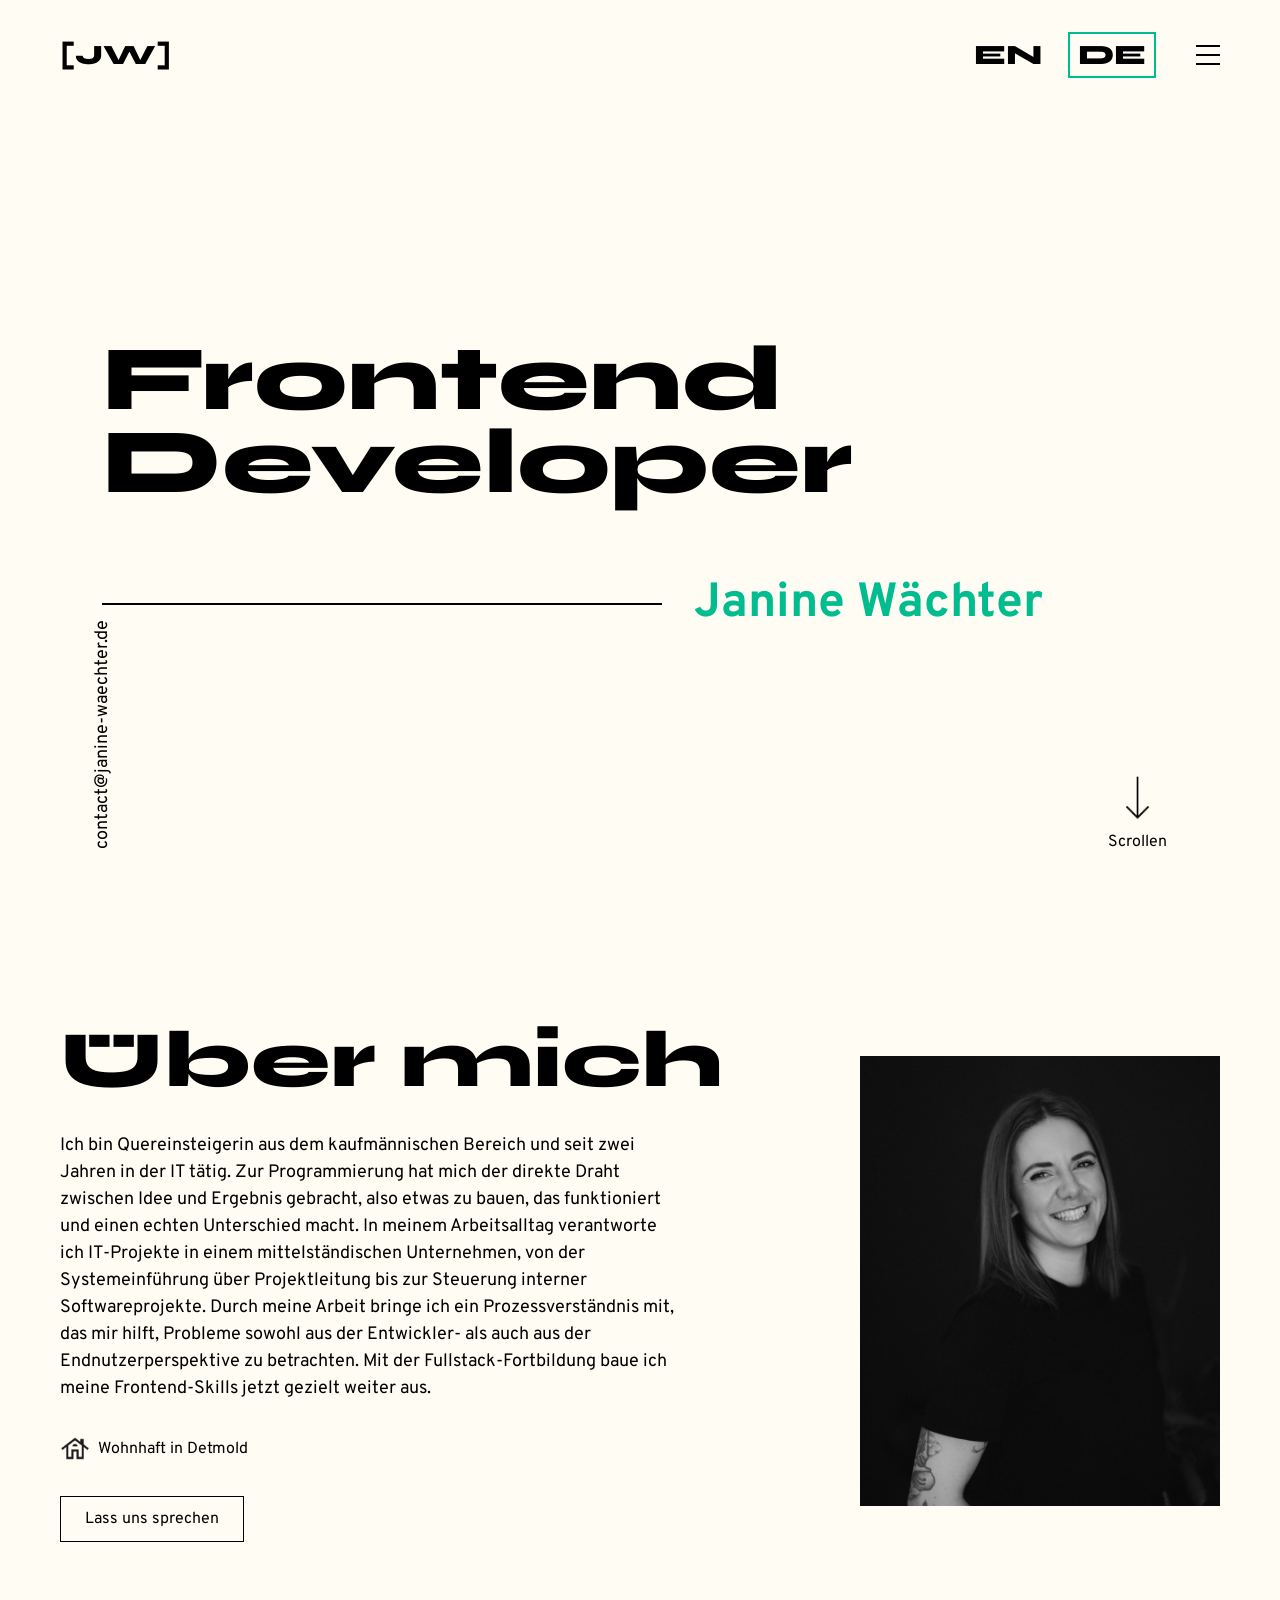
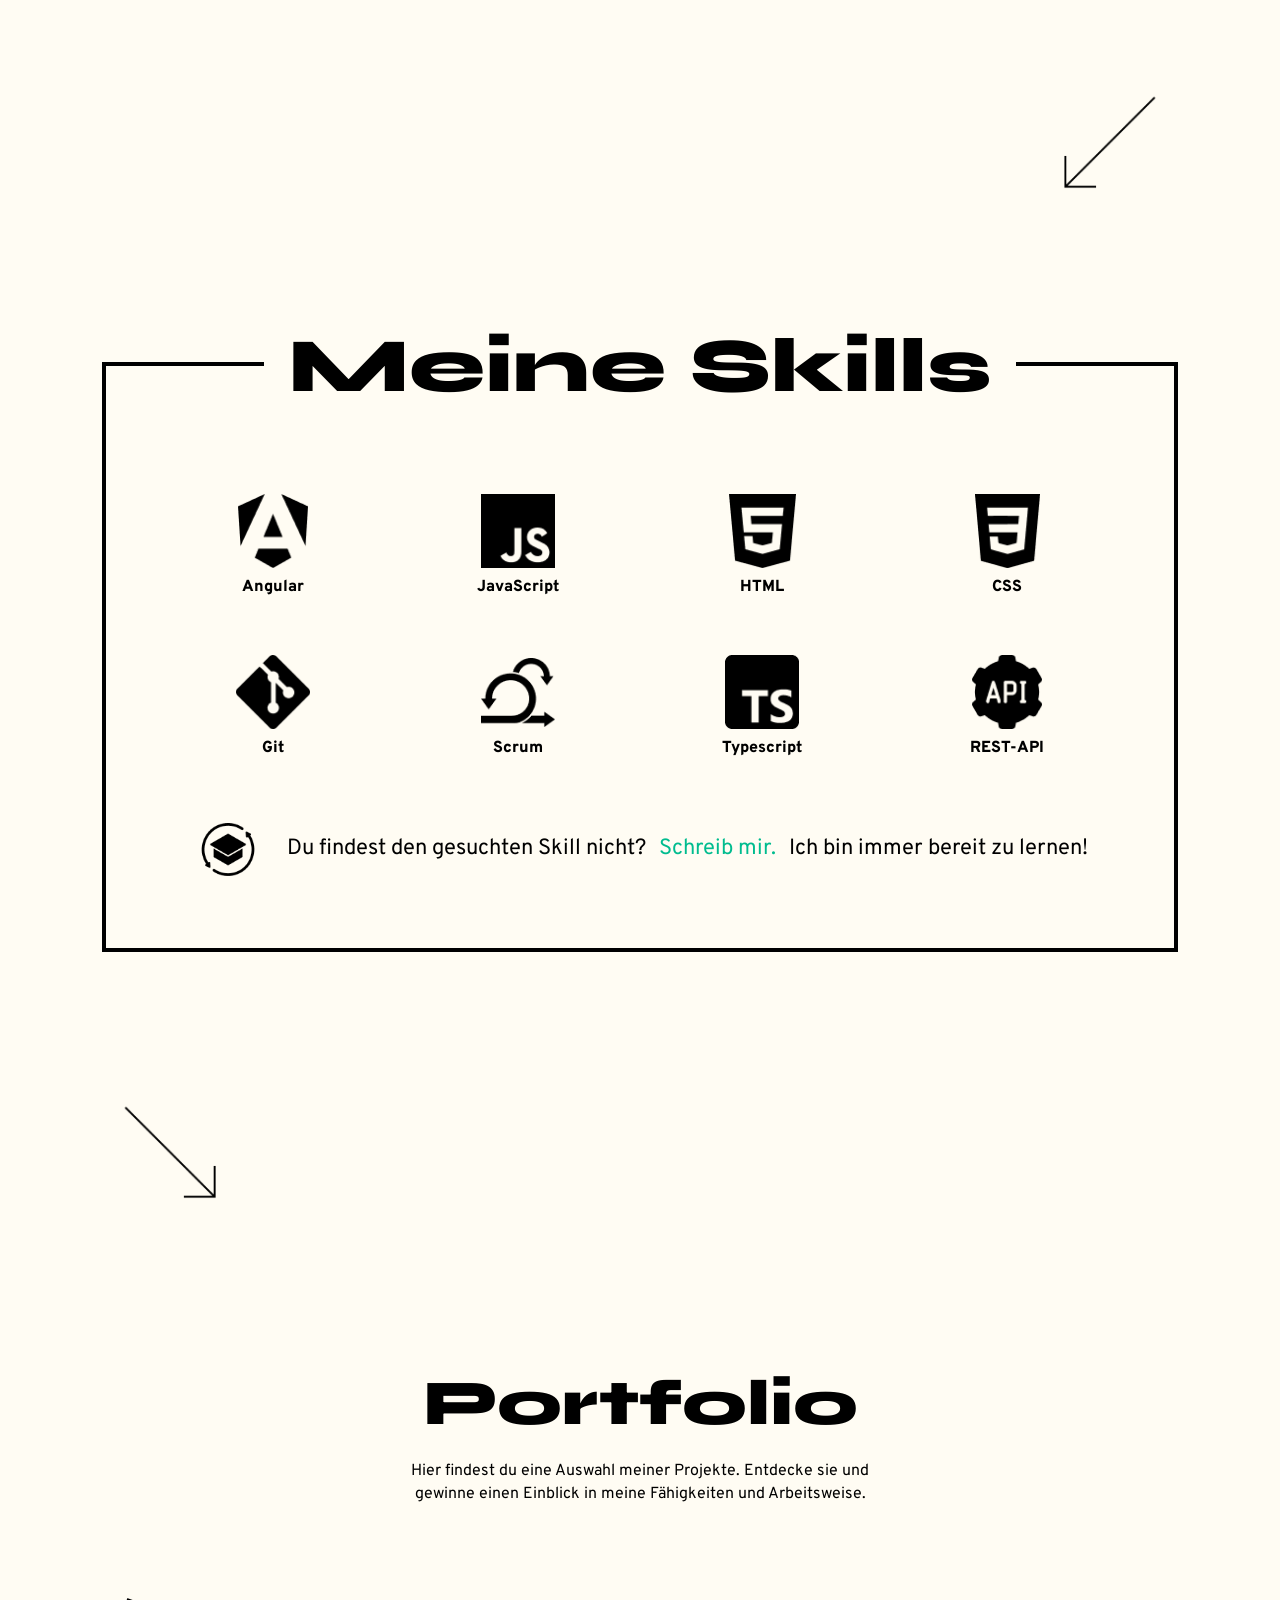
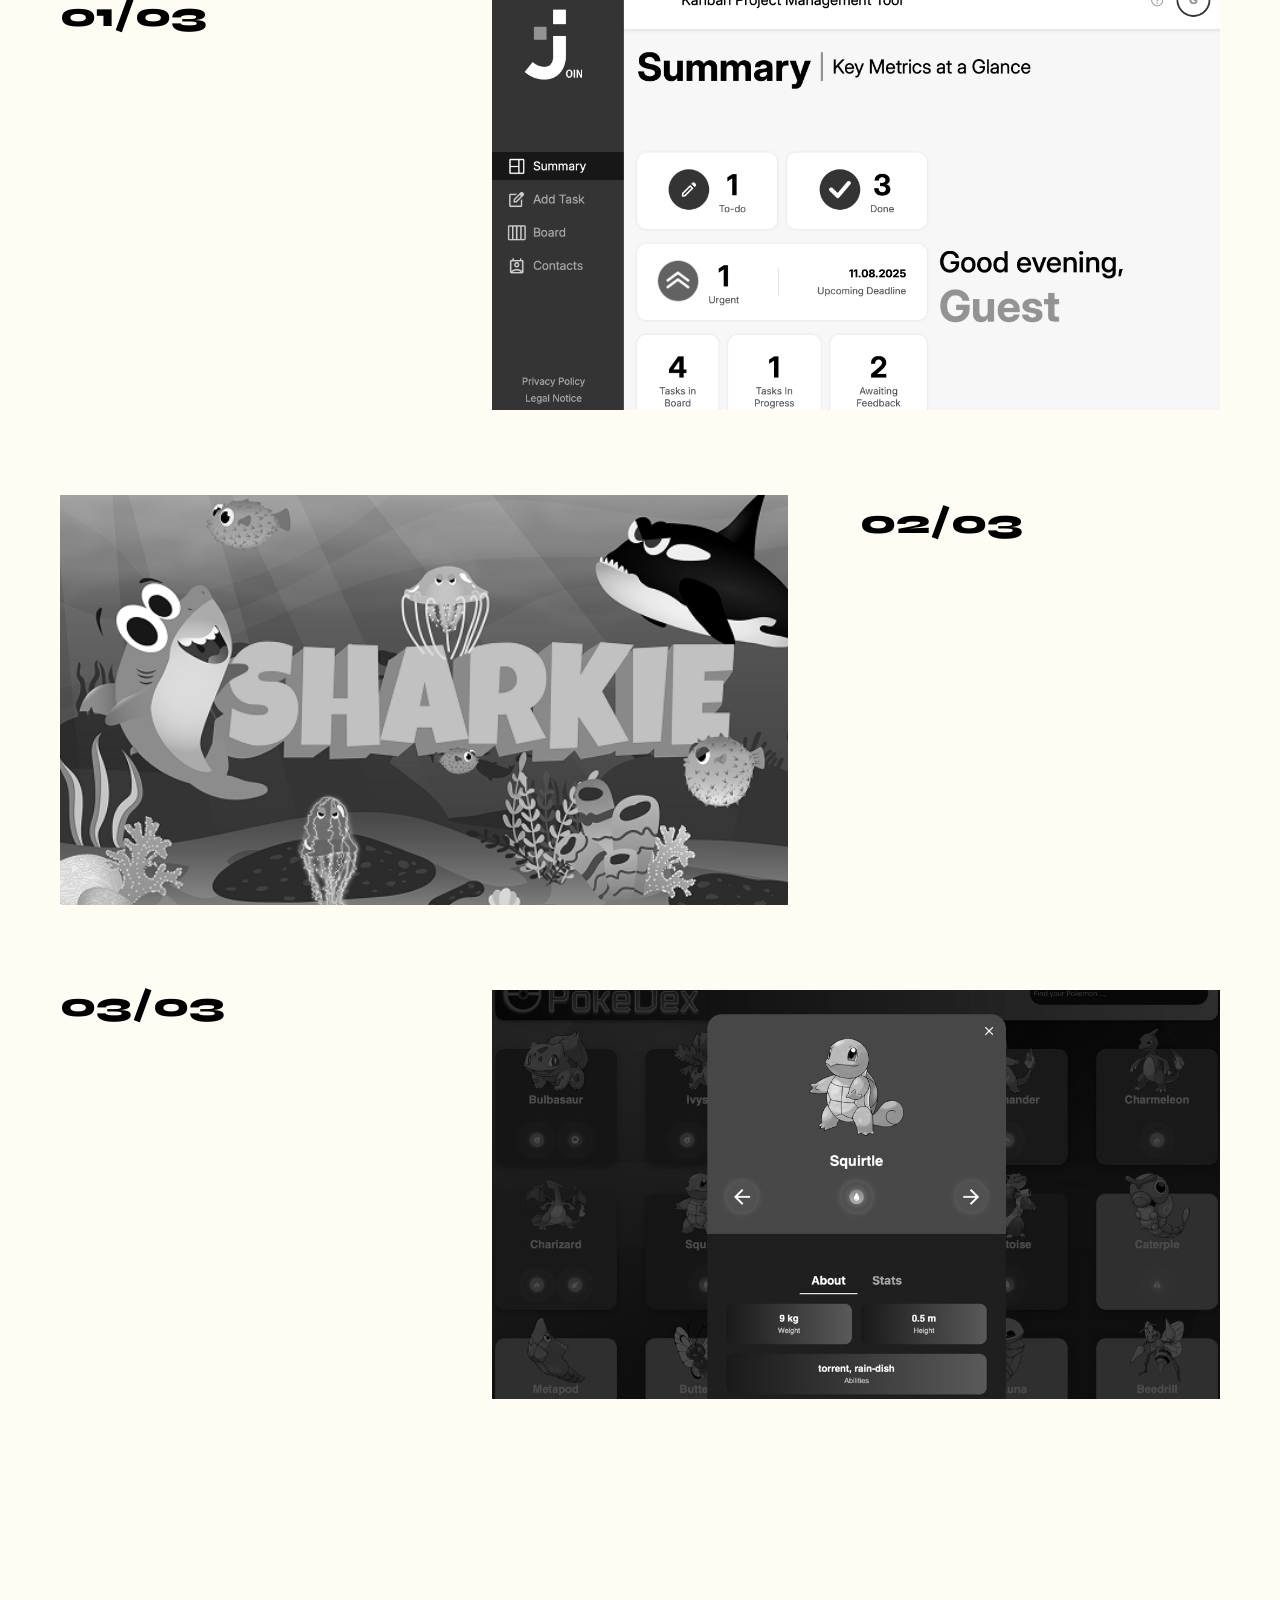
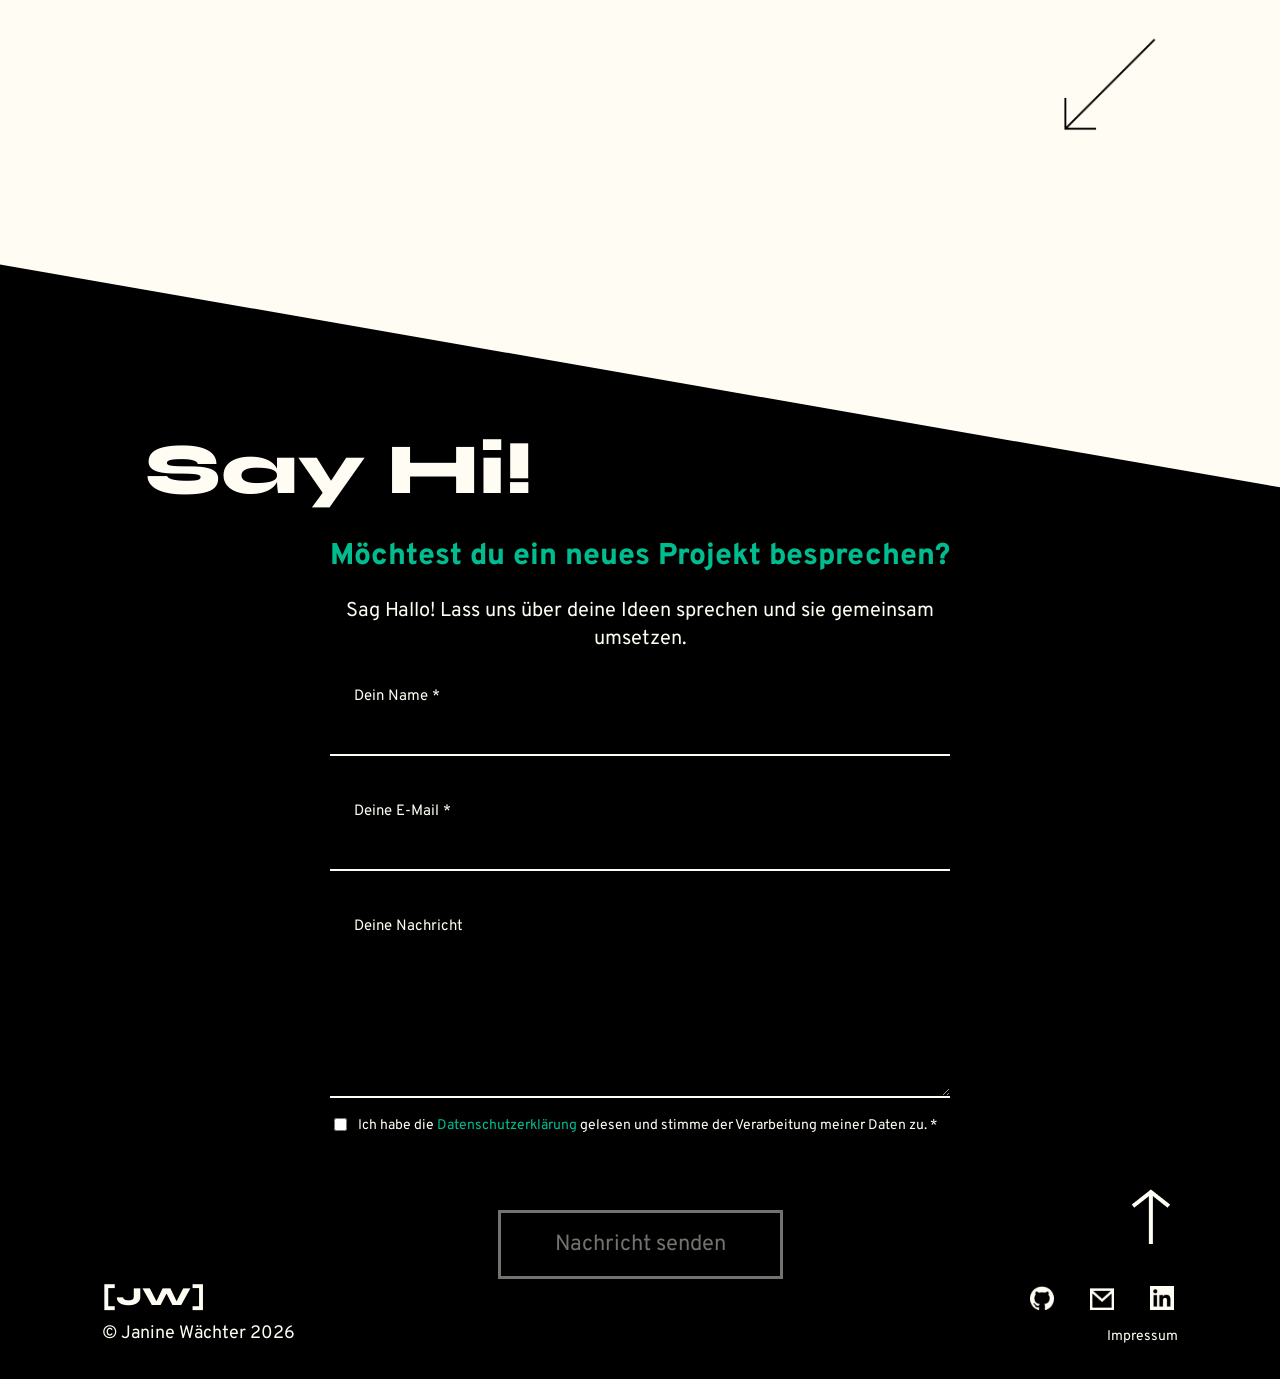
<file: index.html>
<!DOCTYPE html>
<html lang="de">
  <head>
    <meta charset="UTF-8" />
    <meta name="viewport" content="width=device-width, initial-scale=1.0" />
    <title>Janine Wächter | Frontend Developer</title>
    <link rel="stylesheet" href="./style/style.css"/>
    <link rel="icon" href="./assets/img/favicon.png" type="image/x-icon" />
    <link rel="stylesheet" href="https://unpkg.com/aos@next/dist/aos.css" />
  </head>

  <body>

    <header class="header-container">
        <a class="logo-link" href="#home">[JW]</a>
      
        <div class="header-right-container">
          <div class="header-language-container">
            <button class="header-language-button" type="button" data-language-button data-language="en">
              EN
            </button>
            <button class="header-language-button active-language" type="button" data-language-button data-language="de">
              DE
            </button>
          </div>
      
          <button class="burger-menu-button" type="button" onclick="openMenu()">
            <img
              class="burger-menu-icon"
              src="./assets/img/12. burger menu S3.png"
              alt="Menü öffnen"
            />
          </button>
        </div>
      </header>


      <div class="menu-overlay" id="menuOverlay">
        <div class="menu-header-container">
          <a class="logo-link" href="#home" onclick="closeMenu()">[JW]</a>
      
          <div class="menu-header-right-container">
            <div class="menu-language-container">
              <button class="menu-language-button" type="button" data-language-button data-language="en">
                EN
              </button>
              <button class="menu-language-button active-language" type="button" data-language-button data-language="de">
                DE
              </button>
            </div>
      
            <button class="close-menu-button" type="button" onclick="closeMenu()">×</button>
          </div>
        </div>
      
        <nav class="menu-links-container">
          <a class="menu-big-link" href="#about-me" onclick="closeMenu()" data-i18n="menuAbout">
            Über mich
          </a>
          
          <a class="menu-big-link" href="#skills" onclick="closeMenu()" data-i18n="menuSkills">
            Meine Skills
          </a>
          
          <a class="menu-big-link" href="#portfolio" onclick="closeMenu()" data-i18n="menuPortfolio">
            Portfolio
          </a>
        </nav>
      
        <div class="menu-contact-section">
          <div class="menu-contact-text-container">
            <h2 class="menu-contact-title">Say Hi!</h2>
            <a class="menu-email-link" href="mailto:contact@janine-waechter.de">
              contact@janine-waechter.de
            </a>
          </div>
      
          <div class="menu-social-links-container">
            <a class="menu-social-link" href="https://github.com/janinewchtr" aria-label="GitHub" target="_blank"
            rel="noreferrer">
              <img class="menu-social-icon" src="./assets/img/github.png" alt="github-picture"/>
            </a>
            <a class="menu-social-link" href="mailto:contact@janine-waechter.de" aria-label="E-Mail">
              <img class="menu-social-icon" src="./assets/img/5. Email button s3.png" alt="Mail"/>
            </a>
            <a class="menu-social-link" href="https://www.linkedin.com/in/janine-wächter-b10b35243/" aria-label="LinkedIn" target="_blank"
            rel="noreferrer">
              <img class="menu-social-icon" src="./assets/img/6. Linkedin button s3.png" alt="Linkedin"/>
            </a>
          </div>
        </div>
      </div>

    <main id="home">
      <section class="hero-section" id="hero">
        <div class="hero-text-container">
          <h1 class="hero-main-title" data-i18n-html="heroTitle">
            Frontend<br />
            Developer
          </h1>

          <div class="hero-line-and-name-container">
            <div class="hero-title-line"></div>
            <p class="hero-name-text">Janine Wächter</p>
          </div>
        </div>

        <a class="side-email-link" href="mailto:contact@janine-waechter.de">
          contact@janine-waechter.de
        </a>

        <a class="scroll-down-link" href="#about-me">
            <img class="scroll-down-arrow-image" src="./assets/img/15. arrow.png" alt="Pfeil nach unten"/>
            <span class="scroll-text" data-i18n-html="scrollDownText">Scrollen</span>
          </a>
      </section>

      <section class="about-me-section" id="about-me">
        <div class="about-me-text-container" data-aos="fade-up">
          <h2 class="section-title" data-i18n="aboutTitle">Über mich</h2>

          <p class="normal-text" data-i18n="aboutText">
            Ich bin Quereinsteigerin aus dem kaufmännischen Bereich und seit zwei Jahren in der IT tätig. 
            Zur Programmierung hat mich der direkte Draht zwischen Idee und Ergebnis gebracht, also etwas zu bauen, 
            das funktioniert und einen echten Unterschied macht. In meinem Arbeitsalltag verantworte ich IT-Projekte in einem 
            mittelständischen Unternehmen, von der Systemeinführung über Projektleitung bis zur Steuerung interner Softwareprojekte. 
            Durch meine Arbeit bringe ich ein Prozessverständnis mit, das mir hilft, Probleme sowohl aus der Entwickler- als auch aus der Endnutzerperspektive zu betrachten.
            Mit der Fullstack-Fortbildung baue ich meine Frontend-Skills jetzt gezielt weiter aus.
          </p>

          <div class="short-info-container">
            <div class="short-info-line">
              <img class="short-info-icon" src="./assets/img/house.png" alt="Haus-icon"/>
              <p class="short-info-text" data-i18n="aboutLocation">Wohnhaft in Detmold</p>
            </div>
          </div>

          <a class="small-button" href="#contact" data-i18n="aboutButton">Lass uns sprechen</a>
        </div>

        <div class="portrait-image-container" data-aos="fade-up">
          <img
            class="portrait-image"
            src="./assets/img/1C9A1711_resized.jpg"
            alt="Portrait von Janine Wächter"
          />
        </div>
      </section>


      <a class="section-scroll-arrow section-scroll-arrow-right" href="#skills" aria-label="Zu den Skills scrollen">
        <img src="./assets/img/arrowleft.png" alt="" />
      </a>

      <section class="skills-section" id="skills">
      
        <div class="skills-box" data-aos="fade-up">
          <h2 class="skills-title" data-i18n="skillsTitle">Meine Skills</h2>
      
          <div class="skills-icons-container">
            <div class="single-skill-container">
              <img class="skill-icon" src="./assets/img/angular1.png" alt="" />
              <p class="skill-name">Angular</p>
            </div>
      
            <div class="single-skill-container">
              <img class="skill-icon" src="./assets/img/javascript1.png" alt="" />
              <p class="skill-name">JavaScript</p>
            </div>
      
            <div class="single-skill-container">
              <img class="skill-icon" src="./assets/img/html1.png" alt="" />
              <p class="skill-name">HTML</p>
            </div>
      
            <div class="single-skill-container">
              <img class="skill-icon" src="./assets/img/css1.png" alt="" />
              <p class="skill-name">CSS</p>
            </div>
      
            <div class="single-skill-container">
              <img class="skill-icon" src="./assets/img/git1.png" alt="" />
              <p class="skill-name">Git</p>
            </div>

            <div class="single-skill-container">
                <img class="skill-icon" src="./assets/img/scrum1.png" alt="" />
                <p class="skill-name">Scrum</p>
              </div>

            <div class="single-skill-container">
               <img class="skill-icon" src="./assets/img/typescript 1.png" alt="" />
               <p class="skill-name">Typescript</p>
             </div>
      
            <div class="single-skill-container">
              <img class="skill-icon" src="./assets/img/api1.png" alt="" />
              <p class="skill-name">REST-API</p>
            </div>
          </div>
      
          <div class="skills-contact-container">
            <img class="skills-learn-icon" src="./assets/img/learn.png" alt="" />
      
            <p class="skills-contact-text" data-i18n-html="skillsContactText">
              Du findest den gesuchten Skill nicht?
              <a class="skills-contact-link" href="#contact">Schreib mir.</a>
              Ich bin immer bereit zu lernen!
            </p>
          </div>
        </div>
      </section>

      <a class="section-scroll-arrow section-scroll-arrow-left" href="#portfolio" aria-label="Zum Portfolio scrollen">
        <img src="./assets/img/arrowright.png" alt="" />
      </a>

    </main>

    <section class="portfolio-section" id="portfolio">
      <div class="portfolio-headline-container" data-aos="fade-up">
        <h2 class="portfolio-title" data-i18n="portfolioTitle">Portfolio</h2>
        <p class="portfolio-intro-text" data-i18n="portfolioIntro">
          Hier findest du eine Auswahl meiner Projekte. Entdecke sie und gewinne einen Einblick in meine Fähigkeiten und Arbeitsweise.
        </p>
      </div>
    
      <article class="portfolio-project-card" data-aos="fade-up">
        <div class="portfolio-project-info-container">
          <p class="portfolio-project-number">01/03</p>
      
          <div class="portfolio-project-hover-info">
            <h3 class="portfolio-project-title">Join</h3>
            <p class="portfolio-project-tech">JavaScript | HTML | CSS</p>
            <p class="portfolio-project-description" data-i18n="joinDescription">
              Ein Kanban-Projektmanagement-Tool zum Erstellen, Verwalten und Organisieren von Aufgaben.
            </p>
      
            <div class="portfolio-project-links">
              <a class="portfolio-project-button" href="https://join.janine-waechter.de" target="_blank">Live-Test</a>
              <a class="portfolio-project-button" href="https://github.com/janinewchtr/Join" target="_blank">GitHub</a>
            </div>
          </div>
        </div>
      
        <div class="portfolio-image-wrapper" target="_blank">
          <img
            class="portfolio-project-image"
            src="./assets/img/join.png"
            alt="Screenshot vom Projekt Join"
          />
          <img
          class="portfolio-hover-arrow"
          src="./assets/img/arrowup.png"
          alt=""
        />
        </div>
      </article>
    
      <article class="portfolio-project-card portfolio-project-card-right" data-aos="fade-up">
        <div class="portfolio-project-info-container">
          <p class="portfolio-project-number">02/03</p>
      
          <div class="portfolio-project-hover-info">
            <h3 class="portfolio-project-title">Sharkie</h3>
            <p class="portfolio-project-tech">JavaScript | HTML | CSS</p>
            <p class="portfolio-project-description" data-i18n="sharkieDescription">
              Ein Jump-and-Run-Spiel, bei dem Sharkie Münzen sammelt und gegen Gegner kämpft.
            </p>
      
            <div class="portfolio-project-links">
              <a class="portfolio-project-button" href="https://sharkie.janine-waechter.de" target="_blank">Live-Test</a>
              <a class="portfolio-project-button" href="https://github.com/janinewchtr/sharkie" target="_blank">GitHub</a>
            </div>
          </div>
        </div>
      
        <div class="portfolio-image-wrapper" target="_blank">
          <img
            class="portfolio-project-image"
            src="./assets/img/sharkie.jpg"
            alt="Screenshot vom Projekt Sharkie"
          />
          <img
          class="portfolio-hover-arrow"
          src="./assets/img/arrowup.png"
          alt=""
        />
        </div>
      </article>
      
      <article class="portfolio-project-card" data-aos="fade-up">
        <div class="portfolio-project-info-container">
          <p class="portfolio-project-number">03/03</p>
      
          <div class="portfolio-project-hover-info">
            <h3 class="portfolio-project-title">Pokedex</h3>
            <p class="portfolio-project-tech">JavaScript | API | HTML | CSS</p>
            <p class="portfolio-project-description" data-i18n="pokedexDescription">
              Eine Pokémon-App mit API-Anbindung, Suchfunktion und Detailansicht einzelner Pokémon.
            </p>
      
            <div class="portfolio-project-links">
              <a class="portfolio-project-button" href="https://pokedex.janine-waechter.de" target="_blank">Live-Test</a>
              <a class="portfolio-project-button" href="https://github.com/janinewchtr/PokeDex" target="_blank">GitHub</a>
            </div>
          </div>
        </div>
      
        <div class="portfolio-image-wrapper" target="_blank">
          <img
            class="portfolio-project-image"
            src="./assets/img/pokedex.jpg"
            alt="Screenshot vom Projekt Pokedex"
          />
          <img
          class="portfolio-hover-arrow"
          src="./assets/img/arrowup.png"
          alt=""
        />
        </div>
      </article>
    </section>
    <a class="section-scroll-arrow section-scroll-arrow-right" href="#contact" aria-label="Zum Kontaktformular scrollen">
      <img src="./assets/img/arrowleft.png" alt="" />
    </a>


    <section class="contact-section" id="contact" data-aos="fade-up">
      <img
        class="contact-arrow-top"
        src="./assets/img/7. arrow-up.png"
        alt=""
      />
    
      <div class="contact-content-container">
        <h2 class="contact-main-title">Say Hi!</h2>
    
        <div class="contact-form-container">
          <h3 class="contact-question-title" data-i18n="contactQuestion">
            Möchtest du ein neues Projekt besprechen?
          </h3>
    
          <p class="contact-intro-text" data-i18n="contactIntro">
            Sag Hallo! Lass uns über deine Ideen sprechen und sie gemeinsam umsetzen.
          </p>
    
          <form class="contact-form" id="contactForm" novalidate>
            <label class="contact-label" for="contact-name" data-i18n="contactName">Dein Name *</label>
            <input
              class="contact-input"
              id="contact-name"
              name="name"
              type="text"
              autocomplete="name"
              required
            />
            <p class="contact-error-text" id="nameError"></p>
          
            <label class="contact-label" for="contact-email" data-i18n="contactEmail">Deine E-Mail *</label>
            <input
              class="contact-input"
              id="contact-email"
              name="email"
              type="email"
              autocomplete="email"
              required
            />
            <p class="contact-error-text" id="emailError"></p>
          
            <label class="contact-label" for="contact-message" data-i18n="contactMessage">Deine Nachricht</label>
            <textarea
              class="contact-input contact-textarea"
              id="contact-message"
              name="message"
            ></textarea>
          
            <label class="contact-privacy-container" for="contact-privacy">
              <input
              class="contact-checkbox"
              id="contact-privacy"
              name="privacy"
              type="checkbox"
            />
              <span data-i18n-html="contactPrivacy">
                Ich habe die
                <a class="contact-privacy-link" href="./datenschutz.html">Datenschutzerklärung</a>
                gelesen und stimme der Verarbeitung meiner Daten zu. *
              </span>
            </label>
            <p class="contact-error-text" id="privacyError"></p>
          
            <button class="contact-submit-button contact-submit-button-is-disabled" id="contactSubmitButton" type="submit" data-i18n="contactButton">
              Nachricht senden
            </button>
          
            <p class="contact-status-text" id="contactStatusText"></p>
          </form>
        </div>
    
        <a class="contact-scroll-top-link" href="#home" aria-label="Nach oben scrollen">
          <img
            class="contact-scroll-top-icon"
            src="./assets/img/7. arrow-up.png"
            alt="pfeil-oben"
          />
        </a>
    
        <footer class="contact-footer-container">
          <div class="contact-footer-left">
            <a class="contact-footer-email" href="mailto:contact@janine-waechter.de">
              contact@janine-waechter.de
            </a>
            <a class="contact-logo-link" href="#home">[JW]</a>
            <p class="contact-copyright-text">© Janine Wächter 2026</p>
          </div>
    
          <div class="contact-footer-right">
            <div class="contact-social-links-container">
              <a class="contact-social-link" href="https://github.com/janinewchtr" aria-label="GitHub" target="_blank"
              rel="noreferrer">
                <img class="contact-social-icon" src="./assets/img/github.png" alt="" />
              </a>
    
              <a
                class="contact-social-link"
                href="mailto:contact@janine-waechter.de"
                aria-label="E-Mail"
              >
                <img class="contact-social-icon" src="./assets/img/5. Email button s3.png" alt="" />
              </a>
    
              <a class="contact-social-link" href="https://linkedin.com/in/janine-wächter-b10b35243" aria-label="LinkedIn" target="_blank"
              rel="noreferrer">
                <img
                  class="contact-social-icon"
                  src="./assets/img/6. Linkedin button s3.png"
                  alt=""
                />
              </a>
            </div>
    
            <a class="contact-legal-link" href="./impressum.html" data-i18n="legalNotice">
              Impressum
            </a>
          </div>
        </footer>
      </div>
    </section>
    <script src="https://unpkg.com/aos@next/dist/aos.js"></script>
    <script src="./scripts/translation.js"></script>
    <script src="script.js"></script>
  </body>
</html>
</file>
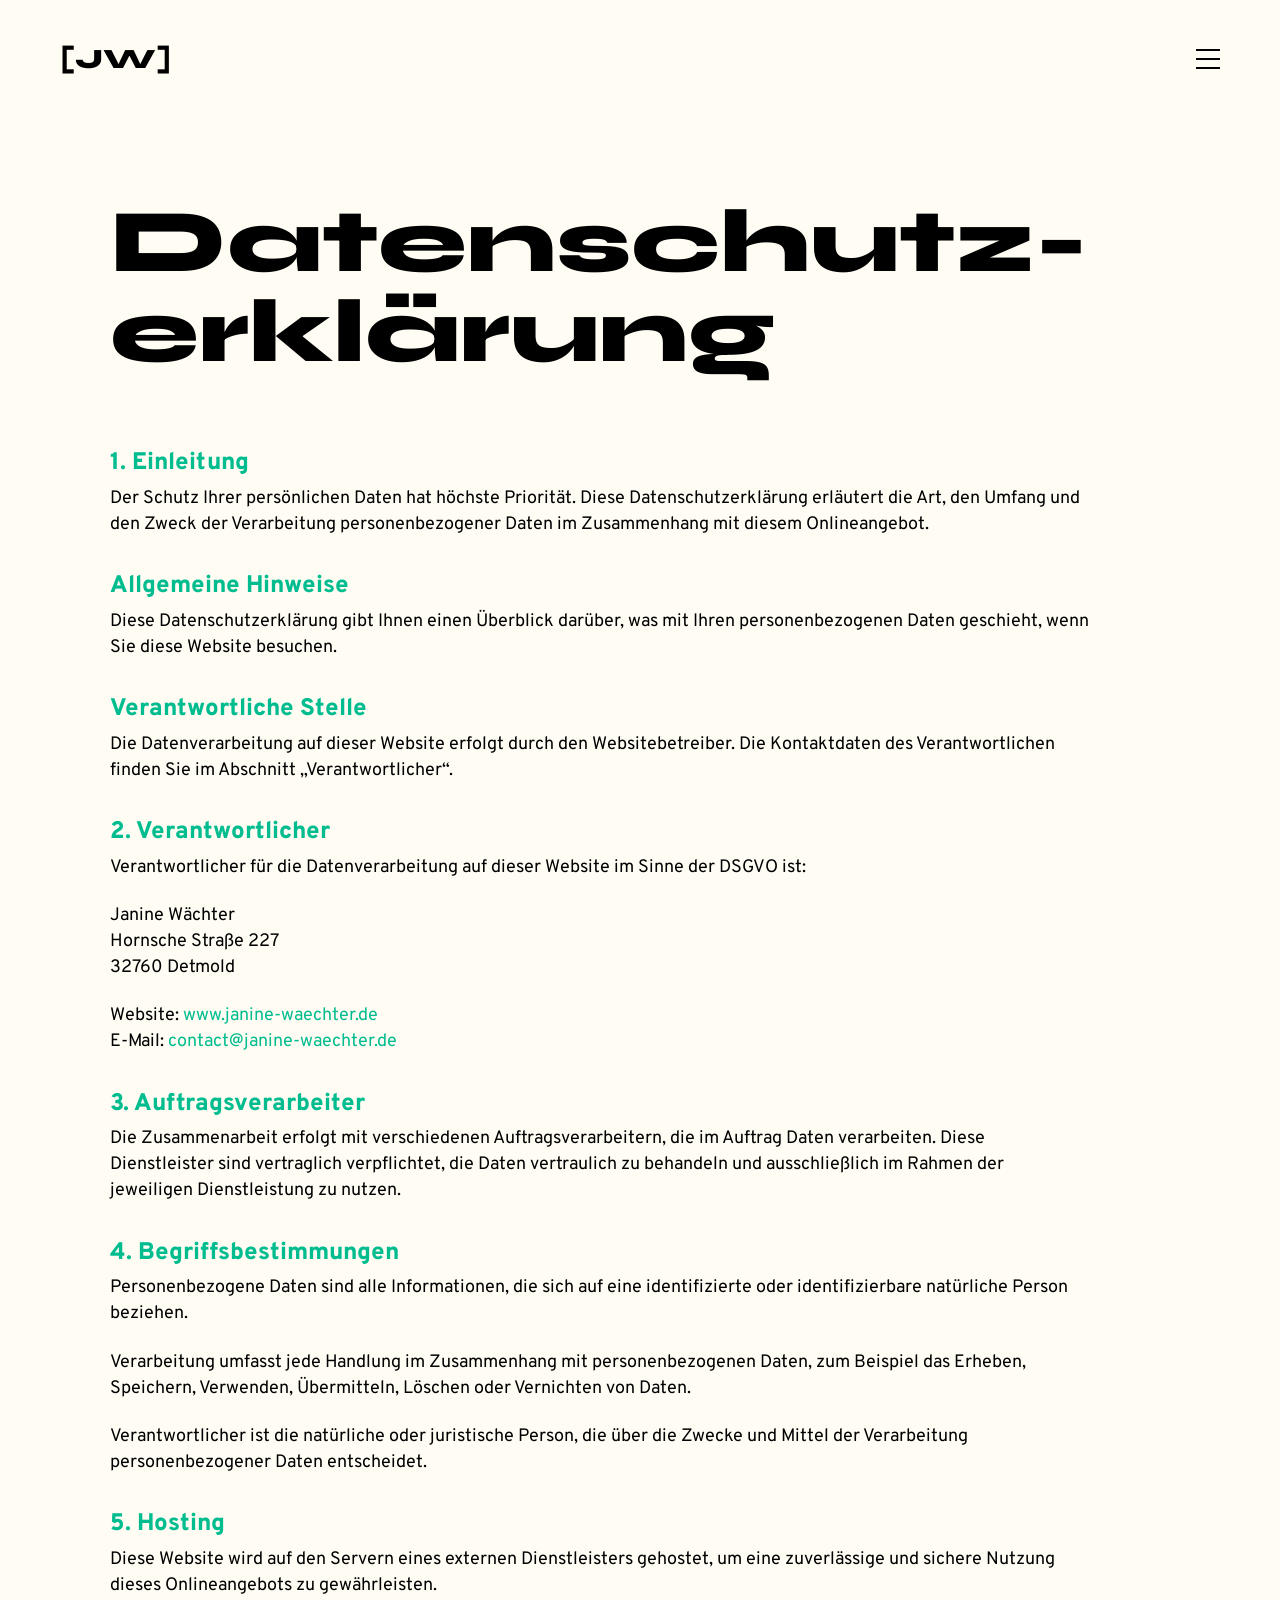
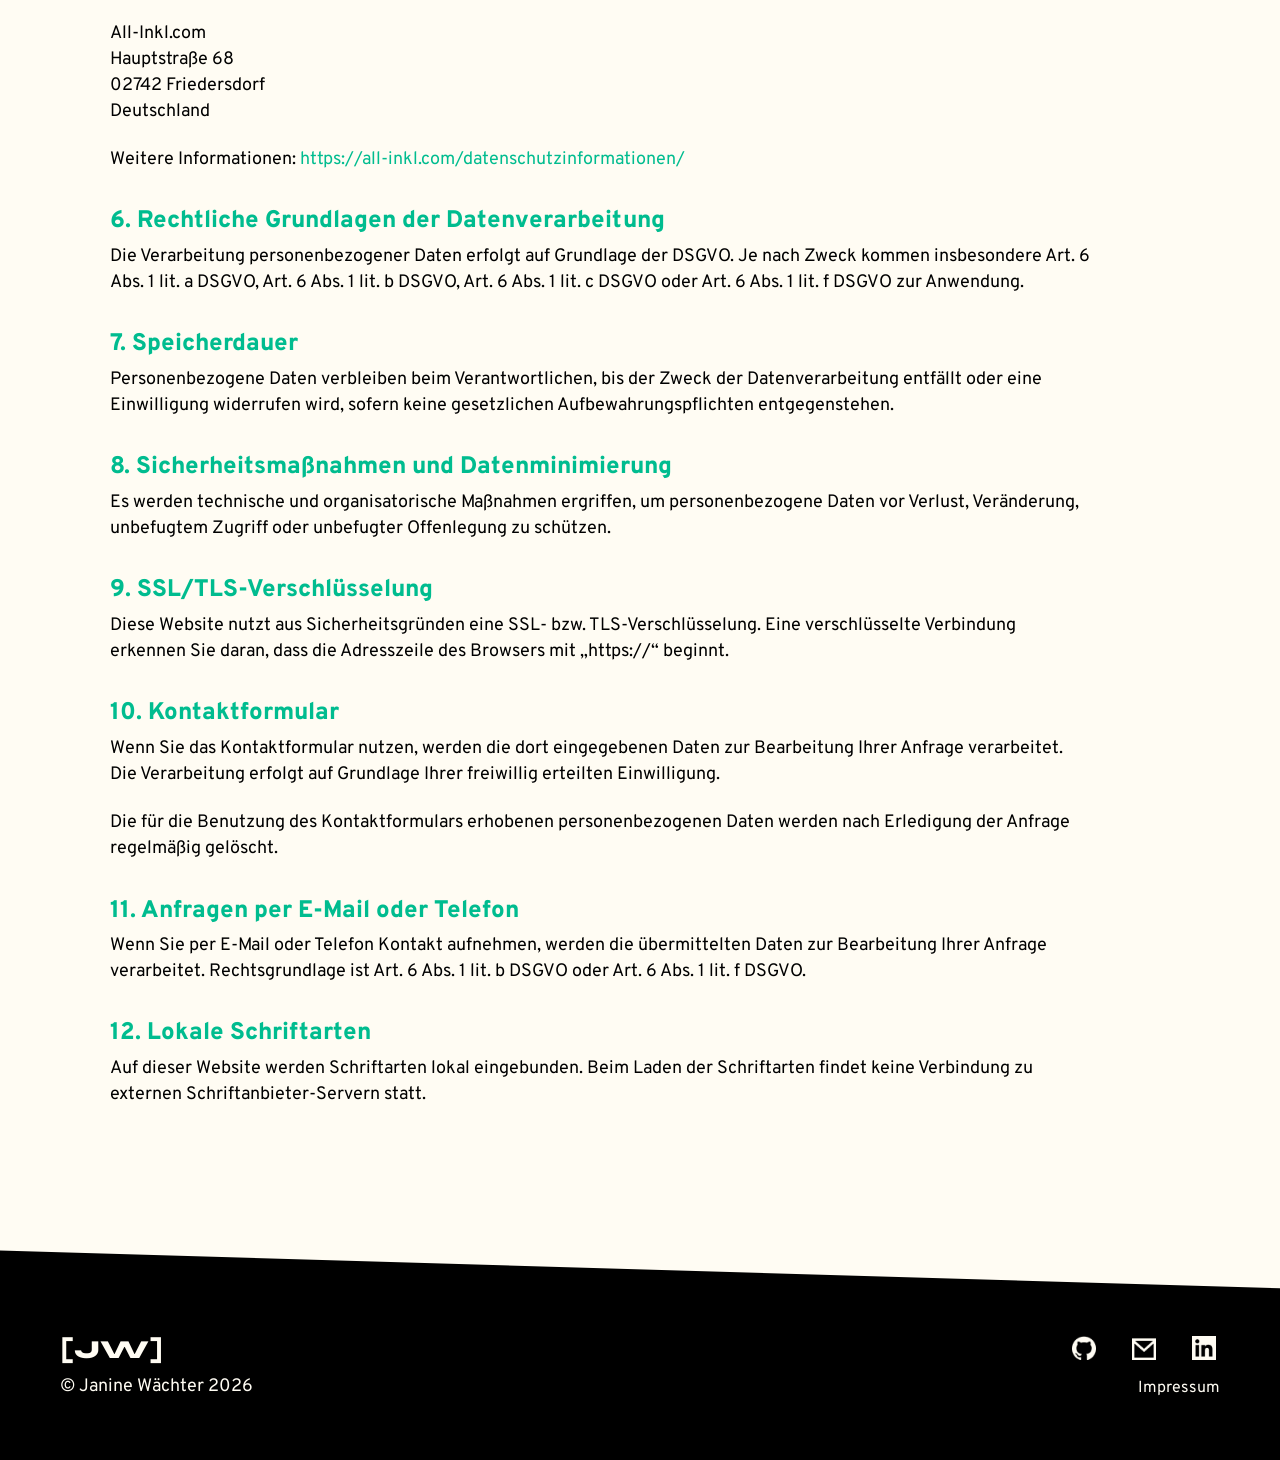
<file: datenschutz.html>
<!DOCTYPE html>
<html lang="de">
  <head>
    <meta charset="UTF-8" />
    <meta name="viewport" content="width=device-width, initial-scale=1.0" />
    <meta name="description" content="Datenschutzerklärung von Janine Wächter." />
    <title>Datenschutzerklärung | Janine Wächter</title>
    <link rel="stylesheet" href="./style/style.css"/>
    <link rel="icon" href="./assets/img/favicon.png" type="image/x-icon" />
    <link rel="stylesheet" href="https://unpkg.com/aos@next/dist/aos.css" />
  </head>

  <body>
    
    <header class="legal-header-container">
      <a class="logo-link" href="./index.html#home">[JW]</a>

      <button class="burger-menu-button" type="button" onclick="openMenu()">
        <img
          class="burger-menu-icon"
          src="./assets/img/12. burger menu S3.png"
          alt="Menü öffnen"
        />
      </button>
    </header>

    <div class="menu-overlay" id="menuOverlay">
        <div class="menu-top-container">
          <a class="logo-link" href="./index.html#home" onclick="closeMenu()">[JW]</a>
  
          <div class="menu-top-right-container">
            <div class="language-switch-container">
                <button class="menu-language-button" type="button" data-language-button data-language="en">
                    EN
                  </button>
                  <button class="menu-language-button active-language" type="button" data-language-button data-language="de">
                    DE
                  </button>
            </div>
  
            <button class="close-menu-button" type="button" onclick="closeMenu()">×</button>
          </div>
        </div>
  
        <nav class="menu-links-container">
            <a class="menu-big-link" href="./index.html#about-me" onclick="closeMenu()" data-i18n="menuAbout">
                Über mich
              </a>
              
              <a class="menu-big-link" href="./index.html#skills" onclick="closeMenu()" data-i18n="menuSkills">
                Meine Skills
              </a>
              
              <a class="menu-big-link" href="./index.html#portfolio" onclick="closeMenu()" data-i18n="menuPortfolio">
                Portfolio
              </a>
        </nav>
  
        <div class="menu-contact-section">
          <div class="menu-contact-container">
            <h2 class="menu-contact-title">Say Hi!</h2>
            <a class="menu-email-link" href="mailto:contact@janine-waechter.de">
                contact@janine-waechter.de
            </a>
          </div>
  
          <div class="menu-social-links-container">
            <a class="menu-social-link" href="https://github.com/janinewchtr" aria-label="GitHub" target="_blank"
            rel="noreferrer">
              <img class="menu-social-icon" src="./assets/img/github.png" alt="" />
            </a>
  
            <a
              class="menu-social-link"
              href="mailto:contact@janine-waechter.de"
              aria-label="E-Mail"
            >
              <img class="menu-social-icon" src="./assets/img/5. Email button s3.png" alt="" />
            </a>
  
            <a class="menu-social-link" href="https://www.linkedin.com/in/janine-wächter-b10b35243/" aria-label="LinkedIn" target="_blank"
            rel="noreferrer">
              <img class="menu-social-icon" src="./assets/img/6. Linkedin button s3.png" alt="" />
            </a>
          </div>
        </div>
      </div>

      <main class="legal-notice-page" id="privacy-page">
        <section class="legal-notice-content">
          <h1 class="policy-privacy-main-title" data-i18n-html="privacyTitle">
            Datenschutz&shy;erklärung
          </h1>
      
          <div class="legal-notice-text-block">
            <h2 class="legal-notice-section-title" data-i18n="privacyIntroHeading">
              1. Einleitung
            </h2>
      
            <p class="legal-notice-text" data-i18n="privacyIntroText">
              Der Schutz Ihrer persönlichen Daten hat höchste Priorität. Diese Datenschutzerklärung
              erläutert die Art, den Umfang und den Zweck der Verarbeitung personenbezogener Daten im
              Zusammenhang mit diesem Onlineangebot.
            </p>
      
            <h2 class="legal-notice-section-title" data-i18n="privacyGeneralHeading">
              Allgemeine Hinweise
            </h2>
      
            <p class="legal-notice-text" data-i18n="privacyGeneralText">
              Diese Datenschutzerklärung gibt Ihnen einen Überblick darüber, was mit Ihren
              personenbezogenen Daten geschieht, wenn Sie diese Website besuchen.
            </p>
      
            <h2 class="legal-notice-section-title" data-i18n="privacyResponsibleNoticeHeading">
              Verantwortliche Stelle
            </h2>
      
            <p class="legal-notice-text" data-i18n="privacyResponsibleNoticeText">
              Die Datenverarbeitung auf dieser Website erfolgt durch den Websitebetreiber. Die Kontaktdaten
              des Verantwortlichen finden Sie im Abschnitt „Verantwortlicher“.
            </p>
      
            <h2 class="legal-notice-section-title" data-i18n="privacyResponsibleHeading">
              2. Verantwortlicher
            </h2>
      
            <p class="legal-notice-text" data-i18n="privacyResponsibleText">
              Verantwortlicher für die Datenverarbeitung auf dieser Website im Sinne der DSGVO ist:
            </p>
      
            <p class="legal-notice-text">
              Janine Wächter<br />
              Hornsche Straße 227<br />
              32760 Detmold
            </p>
      
            <p class="legal-notice-text">
              Website:
              <a href="https://www.janine-waechter.de">www.janine-waechter.de</a><br />
              E-Mail:
              <a href="mailto:contact@janine-waechter.de">contact@janine-waechter.de</a><br />
            </p>
      
            <h2 class="legal-notice-section-title" data-i18n="privacyProcessorHeading">
              3. Auftragsverarbeiter
            </h2>
      
            <p class="legal-notice-text" data-i18n="privacyProcessorText">
              Die Zusammenarbeit erfolgt mit verschiedenen Auftragsverarbeitern, die im Auftrag Daten
              verarbeiten. Diese Dienstleister sind vertraglich verpflichtet, die Daten vertraulich zu
              behandeln und ausschließlich im Rahmen der jeweiligen Dienstleistung zu nutzen.
            </p>
      
            <h2 class="legal-notice-section-title" data-i18n="privacyDefinitionsHeading">
              4. Begriffsbestimmungen
            </h2>
      
            <p class="legal-notice-text" data-i18n="privacyPersonalDataText">
              Personenbezogene Daten sind alle Informationen, die sich auf eine identifizierte oder
              identifizierbare natürliche Person beziehen.
            </p>
      
            <p class="legal-notice-text" data-i18n="privacyProcessingText">
              Verarbeitung umfasst jede Handlung im Zusammenhang mit personenbezogenen Daten, zum Beispiel
              das Erheben, Speichern, Verwenden, Übermitteln, Löschen oder Vernichten von Daten.
            </p>
      
            <p class="legal-notice-text" data-i18n="privacyControllerText">
              Verantwortlicher ist die natürliche oder juristische Person, die über die Zwecke und Mittel
              der Verarbeitung personenbezogener Daten entscheidet.
            </p>
      
            <h2 class="legal-notice-section-title" data-i18n="privacyHostingHeading">
              5. Hosting
            </h2>
      
            <p class="legal-notice-text" data-i18n="privacyHostingText">
              Diese Website wird auf den Servern eines externen Dienstleisters gehostet, um eine
              zuverlässige und sichere Nutzung dieses Onlineangebots zu gewährleisten.
            </p>
      
            <p class="legal-notice-text">
              All-Inkl.com<br />
              Hauptstraße 68<br />
              02742 Friedersdorf<br />
              Deutschland
            </p>
      
            <p class="legal-notice-text">
              <span data-i18n="privacyHostingMoreInfo">Weitere Informationen:</span>
              <a
                href="https://all-inkl.com/datenschutzinformationen/"
                target="_blank"
                rel="noreferrer"
              >
                https://all-inkl.com/datenschutzinformationen/
              </a>
            </p>
      
            <h2 class="legal-notice-section-title" data-i18n="privacyLegalBasisHeading">
              6. Rechtliche Grundlagen der Datenverarbeitung
            </h2>
      
            <p class="legal-notice-text" data-i18n="privacyLegalBasisText">
              Die Verarbeitung personenbezogener Daten erfolgt auf Grundlage der DSGVO. Je nach Zweck
              kommen insbesondere Art. 6 Abs. 1 lit. a DSGVO, Art. 6 Abs. 1 lit. b DSGVO,
              Art. 6 Abs. 1 lit. c DSGVO oder Art. 6 Abs. 1 lit. f DSGVO zur Anwendung.
            </p>
      
            <h2 class="legal-notice-section-title" data-i18n="privacyStorageHeading">
              7. Speicherdauer
            </h2>
      
            <p class="legal-notice-text" data-i18n="privacyStorageText">
              Personenbezogene Daten verbleiben beim Verantwortlichen, bis der Zweck der Datenverarbeitung
              entfällt oder eine Einwilligung widerrufen wird, sofern keine gesetzlichen
              Aufbewahrungspflichten entgegenstehen.
            </p>
      
            <h2 class="legal-notice-section-title" data-i18n="privacySecurityHeading">
              8. Sicherheitsmaßnahmen und Datenminimierung
            </h2>
      
            <p class="legal-notice-text" data-i18n="privacySecurityText">
              Es werden technische und organisatorische Maßnahmen ergriffen, um personenbezogene Daten vor
              Verlust, Veränderung, unbefugtem Zugriff oder unbefugter Offenlegung zu schützen.
            </p>
      
            <h2 class="legal-notice-section-title" data-i18n="privacySslHeading">
              9. SSL/TLS-Verschlüsselung
            </h2>
      
            <p class="legal-notice-text" data-i18n="privacySslText">
              Diese Website nutzt aus Sicherheitsgründen eine SSL- bzw. TLS-Verschlüsselung. Eine
              verschlüsselte Verbindung erkennen Sie daran, dass die Adresszeile des Browsers mit
              „https://“ beginnt.
            </p>
      
            <h2 class="legal-notice-section-title" data-i18n="privacyContactFormHeading">
              10. Kontaktformular
            </h2>
      
            <p class="legal-notice-text" data-i18n="privacyContactFormTextOne">
              Wenn Sie das Kontaktformular nutzen, werden die dort eingegebenen Daten zur Bearbeitung
              Ihrer Anfrage verarbeitet. Die Verarbeitung erfolgt auf Grundlage Ihrer freiwillig erteilten
              Einwilligung.
            </p>
      
            <p class="legal-notice-text" data-i18n="privacyContactFormTextTwo">
              Die für die Benutzung des Kontaktformulars erhobenen personenbezogenen Daten werden nach
              Erledigung der Anfrage regelmäßig gelöscht.
            </p>
      
            <h2 class="legal-notice-section-title" data-i18n="privacyEmailPhoneHeading">
              11. Anfragen per E-Mail oder Telefon
            </h2>
      
            <p class="legal-notice-text" data-i18n="privacyEmailPhoneText">
              Wenn Sie per E-Mail oder Telefon Kontakt aufnehmen, werden die übermittelten Daten zur
              Bearbeitung Ihrer Anfrage verarbeitet. Rechtsgrundlage ist Art. 6 Abs. 1 lit. b DSGVO oder
              Art. 6 Abs. 1 lit. f DSGVO.
            </p>
      
            <h2 class="legal-notice-section-title" data-i18n="privacyFontsHeading">
              12. Lokale Schriftarten
            </h2>
      
            <p class="legal-notice-text" data-i18n="privacyFontsText">
              Auf dieser Website werden Schriftarten lokal eingebunden. Beim Laden der Schriftarten findet
              keine Verbindung zu externen Schriftanbieter-Servern statt.
            </p>
          </div>
        </section>
      </main>

      <footer class="legal-page-footer">
        <div class="contact-footer-container legal-footer-inner">
          <div class="contact-footer-left">
            <a class="contact-logo-link" href="./index.html#home">[JW]</a>
      
            <p class="contact-copyright-text">© Janine Wächter 2026</p>
      
            <a class="contact-footer-email" href="mailto:contact@janine-waechter.de">
              contact@janine-waechter.de
            </a>
          </div>
      
          <div class="contact-footer-right">
            <div class="contact-social-links-container">
              <a
                class="contact-social-link"
                href="https://github.com/janinewchtr"
                aria-label="GitHub"
                target="_blank"
                rel="noreferrer"
              >
                <img class="contact-social-icon" src="./assets/img/github.png" alt="GitHub" />
              </a>
      
              <a
                class="contact-social-link"
                href="mailto:contact@janine-waechter.de"
                aria-label="E-Mail"
              >
                <img
                  class="contact-social-icon"
                  src="./assets/img/5. Email button s3.png"
                  alt="E-Mail"
                />
              </a>
      
              <a
                class="contact-social-link"
                href="https://linkedin.com/in/janine-wächter-b10b35243"
                aria-label="LinkedIn"
                target="_blank"
                rel="noreferrer"
              >
                <img
                  class="contact-social-icon"
                  src="./assets/img/6. Linkedin button s3.png"
                  alt="LinkedIn"
                />
              </a>
            </div>
      
            <a class="contact-footer-legal-link" href="./impressum.html">Impressum</a>
          </div>
        </div>
      </footer>
      <script src="https://unpkg.com/aos@next/dist/aos.js"></script>
      <script src="./scripts/translation.js"></script>
      <script src="script.js"></script>
  </body>
</html>
</file>
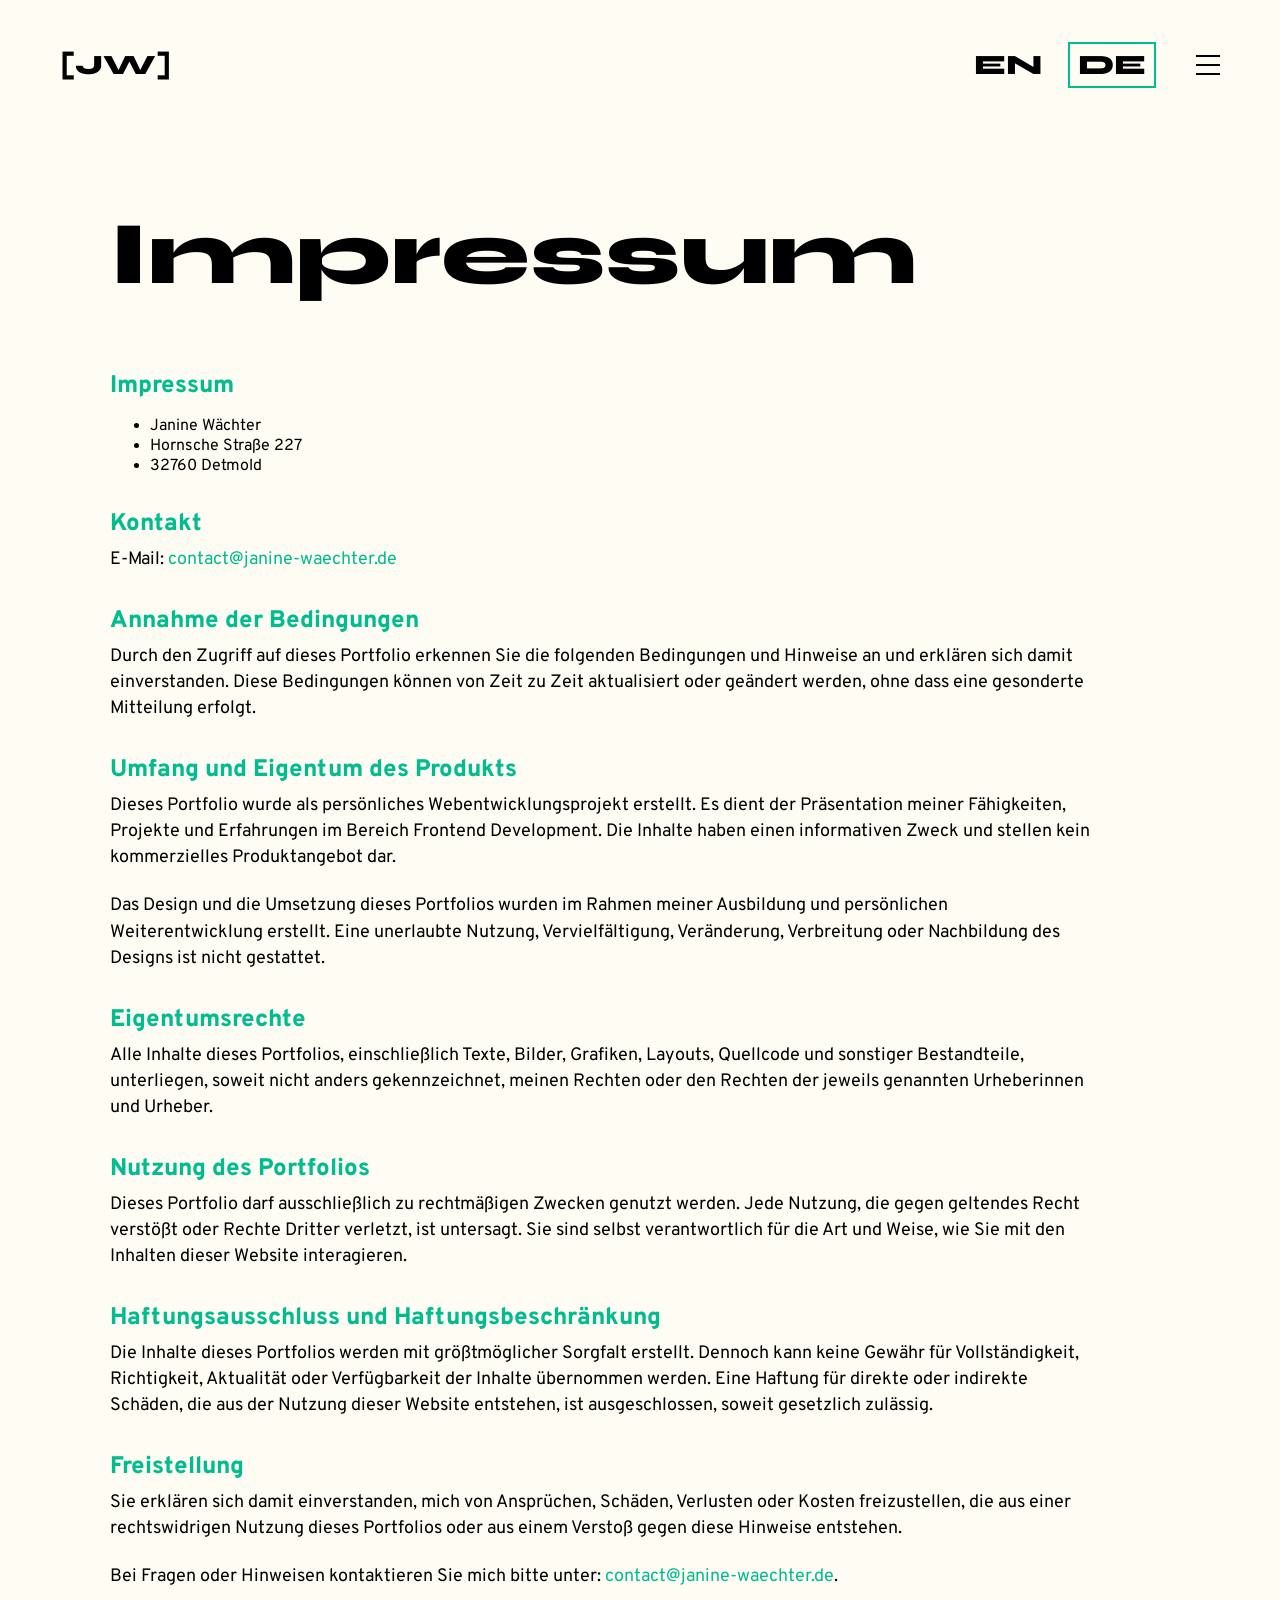
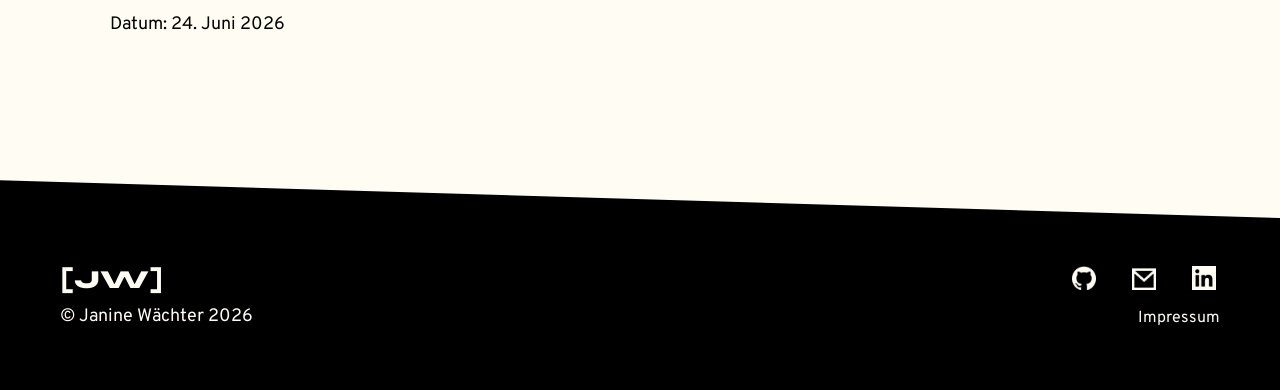
<file: impressum.html>
<!DOCTYPE html>
<html lang="de">
  <head>
    <meta charset="UTF-8" />
    <meta name="viewport" content="width=device-width, initial-scale=1.0" />
    <meta name="description" content="Impressum von Janine Wächter." />
    <title>Impressum | Janine Wächter</title>
    <link rel="stylesheet" href="./style/style.css" />
    <link rel="icon" href="./assets/img/favicon.png" type="image/x-icon" />
    <link rel="stylesheet" href="https://unpkg.com/aos@next/dist/aos.css" />
  </head>

  <body>
    <header class="legal-header-container">
      <a class="logo-link" href="./index.html#home">[JW]</a>
    
      <div class="header-right-container">
        <div class="header-language-container">
          <button class="header-language-button" type="button" data-language-button data-language="en">
            EN
          </button>
    
          <button class="header-language-button active-language" type="button" data-language-button data-language="de">
            DE
          </button>
        </div>
    
        <button class="burger-menu-button" type="button" onclick="openMenu()">
          <img
            class="burger-menu-icon"
            src="./assets/img/12. burger menu S3.png"
            alt="Menü öffnen"
          />
        </button>
      </div>
    </header>

    <div class="menu-overlay" id="menuOverlay">
        <div class="menu-top-container">
          <a class="logo-link" href="./index.html#home" onclick="closeMenu()">[JW]</a>
  
          <div class="menu-top-right-container">
            <div class="language-switch-container">
                <button class="menu-language-button" type="button" data-language-button data-language="en">
                EN
              </button>
              
              <button class="menu-language-button active-language" type="button" data-language-button data-language="de">
                DE
              </button>
            </div>
  
            <button class="close-menu-button" type="button" onclick="closeMenu()">×</button>
          </div>
        </div>
  
        <nav class="menu-links-container">
            <a class="menu-big-link" href="./index.html#about-me" onclick="closeMenu()" data-i18n="menuAbout">
                Über mich
              </a>
              
              <a class="menu-big-link" href="./index.html#skills" onclick="closeMenu()" data-i18n="menuSkills">
                Meine Skills
              </a>
              
              <a class="menu-big-link" href="./index.html#portfolio" onclick="closeMenu()" data-i18n="menuPortfolio">
                Portfolio
              </a>
        </nav>
  
        <div class="menu-contact-section">
          <div class="menu-contact-container">
            <h2 class="menu-contact-title">Say Hi!</h2>
            <a class="menu-email-link" href="mailto:contact@janine-waechter.de">
                contact@janine-waechter.de
            </a>
          </div>
  
          <div class="menu-social-links-container">
            <a class="menu-social-link" href="https://github.com/janinewchtr" aria-label="GitHub" target="_blank"
            rel="noreferrer">
              <img class="menu-social-icon" src="./assets/img/github.png" alt="" />
            </a>
  
            <a
              class="menu-social-link"
              href="mailto:contact@janine-waechter.de"
              aria-label="E-Mail"
            >
              <img class="menu-social-icon" src="./assets/img/5. Email button s3.png" alt="" />
            </a>
  
            <a class="menu-social-link" href="https://www.linkedin.com/in/janine-wächter-b10b35243/" aria-label="LinkedIn" target="_blank"
            rel="noreferrer">
              <img class="menu-social-icon" src="./assets/img/6. Linkedin button s3.png" alt="" />
            </a>
          </div>
        </div>
      </div>

      <main class="legal-notice-page" id="legal-notice-page">
        <section class="legal-notice-content">
          <h1 class="legal-notice-main-title" data-i18n="legalNoticeTitle">Impressum</h1>
      
          <div class="legal-notice-text-block">
            <h2 class="legal-notice-section-title" data-i18n="legalNoticeImprintHeading">
              Impressum
            </h2>
      
            <ul class="legal-notice-list">
              <li>Janine Wächter</li>
              <li>Hornsche Straße 227</li>
              <li>32760 Detmold</li>
            </ul>
      
            <h2 class="legal-notice-section-title" data-i18n="legalNoticeContactHeading">
              Kontakt
            </h2>
      
            <p class="legal-notice-text">
              <span data-i18n="legalNoticeEmailLabel">E-Mail:</span>
              <a href="mailto:contact@janine-waechter.de">contact@janine-waechter.de</a>
            </p>
      
            <h2 class="legal-notice-section-title" data-i18n="legalNoticeTermsHeading">
              Annahme der Bedingungen
            </h2>
      
            <p class="legal-notice-text" data-i18n="legalNoticeTermsText">
              Durch den Zugriff auf dieses Portfolio erkennen Sie die folgenden Bedingungen und Hinweise
              an und erklären sich damit einverstanden. Diese Bedingungen können von Zeit zu Zeit
              aktualisiert oder geändert werden, ohne dass eine gesonderte Mitteilung erfolgt.
            </p>
      
            <h2 class="legal-notice-section-title" data-i18n="legalNoticeScopeHeading">
              Umfang und Eigentum des Produkts
            </h2>
      
            <p class="legal-notice-text" data-i18n="legalNoticeScopeTextOne">
              Dieses Portfolio wurde als persönliches Webentwicklungsprojekt erstellt. Es dient der
              Präsentation meiner Fähigkeiten, Projekte und Erfahrungen im Bereich Frontend Development.
              Die Inhalte haben einen informativen Zweck und stellen kein kommerzielles Produktangebot dar.
            </p>
      
            <p class="legal-notice-text" data-i18n="legalNoticeScopeTextTwo">
              Das Design und die Umsetzung dieses Portfolios wurden im Rahmen meiner Ausbildung und
              persönlichen Weiterentwicklung erstellt. Eine unerlaubte Nutzung, Vervielfältigung,
              Veränderung, Verbreitung oder Nachbildung des Designs ist nicht gestattet.
            </p>
      
            <h2 class="legal-notice-section-title" data-i18n="legalNoticeRightsHeading">
              Eigentumsrechte
            </h2>
      
            <p class="legal-notice-text" data-i18n="legalNoticeRightsText">
              Alle Inhalte dieses Portfolios, einschließlich Texte, Bilder, Grafiken, Layouts, Quellcode
              und sonstiger Bestandteile, unterliegen, soweit nicht anders gekennzeichnet, meinen Rechten
              oder den Rechten der jeweils genannten Urheberinnen und Urheber.
            </p>
      
            <h2 class="legal-notice-section-title" data-i18n="legalNoticeUseHeading">
              Nutzung des Portfolios
            </h2>
      
            <p class="legal-notice-text" data-i18n="legalNoticeUseText">
              Dieses Portfolio darf ausschließlich zu rechtmäßigen Zwecken genutzt werden. Jede Nutzung,
              die gegen geltendes Recht verstößt oder Rechte Dritter verletzt, ist untersagt. Sie sind
              selbst verantwortlich für die Art und Weise, wie Sie mit den Inhalten dieser Website
              interagieren.
            </p>
      
            <h2 class="legal-notice-section-title" data-i18n="legalNoticeDisclaimerHeading">
              Haftungsausschluss und Haftungsbeschränkung
            </h2>
      
            <p class="legal-notice-text" data-i18n="legalNoticeDisclaimerText">
              Die Inhalte dieses Portfolios werden mit größtmöglicher Sorgfalt erstellt. Dennoch kann
              keine Gewähr für Vollständigkeit, Richtigkeit, Aktualität oder Verfügbarkeit der Inhalte
              übernommen werden. Eine Haftung für direkte oder indirekte Schäden, die aus der Nutzung
              dieser Website entstehen, ist ausgeschlossen, soweit gesetzlich zulässig.
            </p>
      
            <h2 class="legal-notice-section-title" data-i18n="legalNoticeIndemnityHeading">
              Freistellung
            </h2>
      
            <p class="legal-notice-text" data-i18n="legalNoticeIndemnityText">
              Sie erklären sich damit einverstanden, mich von Ansprüchen, Schäden, Verlusten oder Kosten
              freizustellen, die aus einer rechtswidrigen Nutzung dieses Portfolios oder aus einem Verstoß
              gegen diese Hinweise entstehen.
            </p>
      
            <p class="legal-notice-text">
              <span data-i18n="legalNoticeQuestionsText">
                Bei Fragen oder Hinweisen kontaktieren Sie mich bitte unter:
              </span>
              <a href="mailto:contact@janine-waechter.de">contact@janine-waechter.de</a>.
            </p>
      
            <p class="legal-notice-text" data-i18n="legalNoticeDate">Datum: 24. Juni 2026</p>
          </div>
        </section>
      </main>

      <footer class="legal-page-footer">
        <div class="contact-footer-container legal-footer-inner">
          <div class="contact-footer-left">
            <a class="contact-logo-link" href="./index.html#home">[JW]</a>
      
            <p class="contact-copyright-text">© Janine Wächter 2026</p>
      
            <a class="contact-footer-email" href="mailto:contact@janine-waechter.de">
              contact@janine-waechter.de
            </a>
          </div>
      
          <div class="contact-footer-right">
            <div class="contact-social-links-container">
              <a
                class="contact-social-link"
                href="https://github.com/janinewchtr"
                aria-label="GitHub"
                target="_blank"
                rel="noreferrer"
              >
                <img class="contact-social-icon" src="./assets/img/github.png" alt="GitHub" />
              </a>
      
              <a
                class="contact-social-link"
                href="mailto:contact@janine-waechter.de"
                aria-label="E-Mail"
              >
                <img
                  class="contact-social-icon"
                  src="./assets/img/5. Email button s3.png"
                  alt="E-Mail"
                />
              </a>
      
              <a
                class="contact-social-link"
                href="https://linkedin.com/in/janine-wächter-b10b35243"
                aria-label="LinkedIn"
                target="_blank"
                rel="noreferrer"
              >
                <img
                  class="contact-social-icon"
                  src="./assets/img/6. Linkedin button s3.png"
                  alt="LinkedIn"
                />
              </a>
            </div>
      
            <a class="contact-footer-legal-link" href="./impressum.html">Impressum</a>
          </div>
        </div>
      </footer>
      <script src="https://unpkg.com/aos@next/dist/aos.js"></script>
      <script src="./scripts/translation.js"></script>
      <script src="script.js"></script>     
  </body>
</html>
</file>
<file: style/style.css>
/* ==================================================
   1. Fonts
================================================== */

@font-face {
  font-family: "Syne";
  src: url("../assets/font/Syne-VariableFont_wght.ttf") format("truetype");
}

@font-face {
  font-family: "Overpass";
  src: url("../assets/font/Overpass-VariableFont_wght.ttf") format("truetype");
}

/* ==================================================
   2. Variables
================================================== */

:root {
  --color-cream-background: #fffcf3;
  --color-black: #000000;
  --color-green: #00bc8f;
  --color-gray: #666666;
}

/* ==================================================
   3. Base
================================================== */

* {
  box-sizing: border-box;
}

html {
  scroll-behavior: smooth;
}

body {
  margin: 0;
  background-color: var(--color-cream-background);
  color: var(--color-black);
  font-family: "Overpass", Arial, sans-serif;
}

a {
  color: inherit;
  text-decoration: none;
}

img {
  display: block;
  max-width: 100%;
}

button,
a {
  color: inherit;
  -webkit-tap-highlight-color: transparent;
}

.page-scroll-is-locked {
  overflow: hidden;
}

/* ==================================================
   4. Header
================================================== */

.header-container {
  align-items: center;
  background-color: var(--color-cream-background);
  display: flex;
  justify-content: space-between;
  left: 50%;
  max-width: 1440px;
  padding: 32px 60px;
  position: fixed;
  top: 0;
  transform: translateX(-50%);
  width: 100%;
  z-index: 50;
}

.logo-link {
  font-family: "Syne", Arial, sans-serif;
  font-size: 28px;
  font-weight: 800;
}

.header-right-container {
  align-items: center;
  display: flex;
  gap: 40px;
}

.header-language-container {
  align-items: center;
  display: flex;
  gap: 18px;
}

.header-language-button {
  background-color: transparent;
  border: 0;
  cursor: pointer;
  font-family: "Syne", Arial, sans-serif;
  font-size: 28px;
  font-weight: 800;
  padding: 4px 8px;
}

.active-language {
  border: 2px solid var(--color-green);
}

.burger-menu-button {
  background-color: transparent;
  border: 0;
  cursor: pointer;
  padding: 0;
}

.burger-menu-icon {
  height: 24px;
  object-fit: contain;
  width: 24px;
}

.header-language-button,
.menu-language-button,
.close-menu-button {
  appearance: none;
  -webkit-appearance: none;
  background-color: transparent;
  color: var(--color-black);
}

/* ==================================================
   5. Menu Overlay
================================================== */

.menu-overlay {
  background-color: var(--color-cream-background);
  height: 100vh;
  left: 0;
  opacity: 0;
  overflow: hidden;
  pointer-events: none;
  position: fixed;
  top: 0;
  transform: translateY(100%);
  transition: transform 360ms ease, opacity 360ms ease;
  width: 100%;
  z-index: 100;
}

.menu-overlay.menu-is-open {
  opacity: 1;
  pointer-events: auto;
  transform: translateY(0);
  height: 100%;
}

.menu-top-container,
.menu-header-container {
  align-items: center;
  display: flex;
  justify-content: space-between;
  padding: 42px 8% 20px;
  width: 100%;
}

.menu-top-right-container,
.menu-header-right-container {
  align-items: center;
  display: flex;
  gap: 48px;
}

.language-switch-container,
.menu-language-container {
  align-items: center;
  display: flex;
  gap: 28px;
}

.menu-language-button {
  background-color: transparent;
  border: 0;
  cursor: pointer;
  font-family: "Syne", Arial, sans-serif;
  font-size: 24px;
  font-weight: 800;
  padding: 4px 10px;
}

.active-language {
  border: 2px solid var(--color-green);
}

.close-menu-button {
  background-color: transparent;
  border: 0;
  cursor: pointer;
  font-family: Arial, sans-serif;
  font-size: 76px;
  line-height: 0.8;
}

.menu-links-container {
  display: flex;
  flex-direction: column;
  gap: 34px;
  margin: 80px auto 0;
  max-width: 760px;
  padding: 0 60px 240px;
  width: 100%;
}

.menu-big-link {
  display: block;
  font-family: "Syne", Arial, sans-serif;
  font-size: 48px;
  font-weight: 800;
  line-height: 0.95;
  padding-left: 84px;
  position: relative;
}

.menu-big-link::before {
  border-bottom: 4px solid var(--color-black);
  border-left: 4px solid var(--color-black);
  content: "";
  height: 58px;
  left: 0;
  position: absolute;
  top: 50%;
  transform: translateY(-50%);
  transition: border-color 160ms ease, opacity 160ms ease;
  width: 46px;
}

.menu-big-link::after {
  background-color: var(--color-black);
  bottom: -10px;
  content: "";
  height: 4px;
  left: 84px;
  position: absolute;
  transform: scaleX(0);
  transform-origin: left center;
  transition: transform 260ms ease 80ms;
  width: calc(100% - 200px);
}

.menu-big-link:hover::before {
  border-color: transparent;
  opacity: 0;
}

.menu-big-link:hover::after {
  transform: scaleX(1);
}

.menu-contact-section {
  align-items: flex-end;
  background-color: var(--color-black);
  bottom: 0;
  clip-path: polygon(0 0, 100% 38%, 100% 100%, 0 100%);
  color: var(--color-cream-background);
  display: flex;
  justify-content: space-between;
  left: 0;
  min-height: 220px;
  padding: 74px 60px 36px;
  position: absolute;
  width: 100%;
}

.menu-contact-title {
  color: var(--color-cream-background);
  font-family: "Syne", Arial, sans-serif;
  font-size: 50px;
  font-weight: 800;
  line-height: 1;
  margin: 0 0 16px;
}

.menu-email-link {
  color: var(--color-cream-background);
  font-size: 26px;
}

.menu-social-links-container {
  display: flex;
  gap: 34px;
}

.menu-social-link {
  display: block;
  height: 48px;
  width: 48px;
}

.menu-social-icon {
  height: 60%;
  object-fit: contain;
  width: 60%;
  transition: transform 160ms ease;
}

.menu-social-icon:hover {
  transform: translateY(-8px);
}

/* ==================================================
   6. Hero
================================================== */

.hero-section {
  align-items: center;
  display: flex;
  justify-content: center;
  min-height: 100vh;
  min-height: 100dvh;
  padding: 110px 8% 120px;
  position: relative;
}

.side-email-link {
  bottom: 40px;
  left: 8%;
  position: absolute;
  right: auto;
  top: auto;
  font-size: 18px;
  font-weight: 400;
  writing-mode: initial;
  transform: rotate(-90deg);
  transform-origin: left center;
  z-index: 2;
}

.hero-text-container {
  width: min(100%, 1120px);
  margin: 0 auto;
}

.hero-bottom-container {
  align-items: flex-end;
  bottom: 48px;
  display: flex;
  justify-content: space-between;
  left: 8%;
  position: absolute;
  right: 8%;
}

.hero-main-title {
  font-family: "Syne", Arial, sans-serif;
  font-size: clamp(24px, 7.2vw, 104px);
  font-weight: 800;
  line-height: 0.9;
  max-width: 100%;
}

.hero-line-and-name-container {
  align-items: center;
  display: flex;
  gap: 32px;
  margin-top: 20px;
  width: 100%;
}

.hero-title-line {
  background-color: var(--color-black);
  flex-shrink: 1;
  height: 2px;
  min-width: 80px;
  width: 52%;
}

.hero-name-text {
  color: var(--color-green);
  flex-shrink: 0;
  font-size: 48px;
  font-weight: 700;
  line-height: 1;
  margin: 0;
  white-space: nowrap;
}

.scroll-down-link {
  align-items: center;
  bottom: 48px;
  display: flex;
  flex-direction: column;
  gap: 10px;
  position: absolute;
  right: 8%;
}

.scroll-down-arrow-image {
  height: 80px;
  object-fit: contain;
  width: 80px;
  animation: scroll-arrow-fly-down 1.6s ease-in-out infinite;
}

@keyframes scroll-arrow-fly-down {
  0% {
    opacity: 0;
    transform: translateY(-18px);
  }

  25% {
    opacity: 1;
  }

  65% {
    opacity: 1;
    transform: translateY(10px);
  }

  100% {
    opacity: 0;
    transform: translateY(24px);
  }
}

.scroll-text {
  font-size: 16px;
  text-align: center;
}

/* ==================================================
   7. About Me
================================================== */

.about-me-section {
  align-items: center;
  display: grid;
  gap: 72px;
  grid-template-columns: 1fr 360px;
  padding: 120px 60px;
}

.section-title {
  font-family: "Syne", Arial, sans-serif;
  font-size: 80px;
  font-weight: 800;
  line-height: 1;
  margin: 0;
}
.section-title,
.skills-title,
.portfolio-title {
  transition: color 160ms ease;
  cursor: default;
}

.section-title:hover,
.skills-title:hover,
.portfolio-title:hover {
  color: var(--color-green);
}

.normal-text {
  font-size: 18px;
  line-height: 1.5;
  margin: 32px 0;
  max-width: 620px;
}

.short-info-container {
  margin-bottom: 32px;
}

.short-info-line {
  align-items: center;
  display: flex;
  gap: 8px;
}

.short-info-icon {
  object-fit: contain;
  width: 30px;
}

.short-info-text {
  margin: 0;
}

.small-button {
  border: 1px solid var(--color-black);
  display: inline-block;
  font-weight: 400;
  padding: 12px 24px;
  transition: border-width 120ms ease, font-weight 120ms ease,
    transform 120ms ease;
}

.small-button:hover {
  border-width: 3px;
  font-weight: 800;
  transform: scale(1.04);
}

.portrait-image-container {
  position: relative;
  width: 100%;
}

.portrait-image-container::after {
  border: 4px var(--color-green) solid;
  content: "";
  height: 100%;
  left: -12px;
  opacity: 0;
  pointer-events: none;
  position: absolute;
  top: 16px;
  transition: opacity 180ms ease;
  width: 100%;
  z-index: 2;
}

.portrait-image-container:hover::after {
  opacity: 1;
}

.portrait-image {
  aspect-ratio: 4 / 5;
  object-fit: cover;
  width: 100%;
}

/* ==================================================
   8. Skills
================================================== */

.skills-section {
  padding: 120px 8%;
  position: relative;
  scroll-margin-top: 120px;
}

.skills-box {
  border: 4px solid var(--color-black);
  padding: 72px 80px 64px;
  position: relative;
}

.skills-title {
  background-color: var(--color-cream-background);
  font-family: "Syne", Arial, sans-serif;
  font-size: clamp(44px, 6vw, 84px);
  font-weight: 800;
  left: 50%;
  line-height: 1;
  margin: 0;
  padding: 0 24px;
  position: absolute;
  top: 0;
  transform: translate(-50%, -50%);
  white-space: nowrap;
}

.skills-icons-container {
  display: grid;
  gap: 58px 72px;
  grid-template-columns: repeat(4, 1fr);
  margin-top: 56px;
}

.single-skill-container {
  align-items: center;
  display: flex;
  flex-direction: column;
  gap: 10px;
  text-align: center;
}

.skill-icon {
  height: 74px;
  object-fit: contain;
  transform-origin: center;
  transition: transform 220ms ease;
  width: 74px;
}

.skill-name {
  color: var(--color-black);
  font-size: 16px;
  font-weight: 800;
  line-height: 1.2;
  margin: 0;
  transition: color 160ms ease;
}

.single-skill-container:hover .skill-name {
  color: var(--color-green);
}

.single-skill-container:hover .skill-icon {
  animation: skill-icon-small-circle 520ms ease-in-out;
}

@keyframes skill-icon-small-circle {
  0% {
    transform: translate(0, 0);
  }
  25% {
    transform: translate(5px, -5px);
  }
  50% {
    transform: translate(0, -9px);
  }
  75% {
    transform: translate(-5px, -5px);
  }
  100% {
    transform: translate(0, 0);
  }
}

.skills-contact-container {
  align-items: center;
  display: flex;
  gap: 24px;
  justify-content: center;
  margin-top: 56px;
}

.skills-learn-icon {
  height: 70px;
  object-fit: contain;
  width: 70px;
  transition: transform 220ms ease;
  transform-origin: center;
}

.skills-contact-container:hover .skills-learn-icon {
  animation: skill-icon-small-circle 520ms ease-in-out;
}

.skills-contact-text {
  font-size: 22px;
  line-height: 1.4;
  margin: 0;
}

.skills-contact-link {
  color: var(--color-green);
  margin: 0 8px;
}

/* ==================================================
   9. Portfolio
================================================== */

.portfolio-section {
  padding: 120px 60px;
}

.portfolio-headline-container {
  margin: 0 auto 90px;
  max-width: 520px;
  text-align: center;
}

.portfolio-title {
  font-family: "Syne", Arial, sans-serif;
  font-size: 64px;
  font-weight: 800;
  line-height: 1;
  margin: 0 0 24px;
}

.portfolio-intro-text {
  font-size: 16px;
  line-height: 1.4;
  margin: 0;
}

.portfolio-project-card {
  align-items: center;
  display: grid;
  gap: 72px;
  grid-template-columns: 360px 1fr;
  margin-bottom: 80px;
  width: 100%;
}

.portfolio-project-card-right {
  grid-template-columns: 1fr 360px;
}

.portfolio-project-card:hover .portfolio-project-hover-info {
  opacity: 1;
  pointer-events: auto;
  transform: translateY(0);
}

.portfolio-image-wrapper:hover .portfolio-project-image,
.portfolio-project-card:hover .portfolio-project-image {
  filter: grayscale(0%);
}

.portfolio-image-wrapper:hover::after,
.portfolio-project-card:hover .portfolio-image-wrapper::after {
  opacity: 1;
}

.portfolio-project-card-right .portfolio-project-info-container {
  order: 2;
}

.portfolio-project-card-right .portfolio-image-wrapper {
  order: 1;
}

.portfolio-project-info-container {
  max-width: 360px;
}

.portfolio-project-number {
  font-family: "Syne", Arial, sans-serif;
  font-size: 34px;
  font-weight: 800;
  margin: 0 0 92px;
}

.portfolio-project-hover-info {
  opacity: 0;
  pointer-events: none;
  transform: translateX(32px);
  transition: opacity 180ms ease, transform 180ms ease;
}

.portfolio-project-card-right .portfolio-project-hover-info {
  transform: translateX(-32px);
}

.portfolio-project-card:hover .portfolio-project-hover-info {
  opacity: 1;
  pointer-events: auto;
  transform: translateX(0);
}

.portfolio-project-title {
  font-family: "Syne", Arial, sans-serif;
  font-size: 48px;
  font-weight: 800;
  line-height: 1;
  margin: 0 0 18px;
}

.portfolio-project-tech {
  color: var(--color-green);
  font-size: 24px;
  margin: 0 0 28px;
}

.portfolio-project-description {
  font-size: 18px;
  line-height: 1.35;
  margin: 0 0 34px;
}

.portfolio-project-links {
  display: flex;
  gap: 18px;
}

.portfolio-project-button {
  border: 3px solid var(--color-black);
  display: inline-block;
  font-size: 18px;
  padding: 14px 28px;
}

.portfolio-project-button:hover {
  background-color: var(--color-black);
  color: var(--color-cream-background);
}

.portfolio-image-wrapper {
  aspect-ratio: 16 / 9;
  display: block;
  position: relative;
  width: 100%;
}

.portfolio-image-wrapper::after {
  border: 4px solid var(--color-black);
  content: "";
  height: 100%;
  left: -12px;
  top: 16px;
  opacity: 0;
  pointer-events: none;
  position: absolute;
  transition: opacity 180ms ease;
  width: 100%;
  z-index: 2;
}

.portfolio-project-image {
  filter: grayscale(100%);
  height: 100%;
  object-fit: cover;
  transition: filter 220ms ease;
  width: 100%;
  cursor: default;
}

.portfolio-image-wrapper:hover::after {
  opacity: 1;
}

.portfolio-image-wrapper:hover .portfolio-project-image {
  filter: grayscale(0%);
}

.portfolio-hover-arrow {
  height: 96px;
  left: 12px;
  opacity: 0;
  pointer-events: none;
  position: absolute;
  top: 50%;
  transform: translate(0, 70%) rotate(180deg);
  transform-origin: center;
  transition: opacity 180ms ease, transform 260ms ease;
  width: 96px;
  z-index: 4;
}

.portfolio-project-card:hover .portfolio-hover-arrow {
  opacity: 1;
  transform: translate(0, -50%) rotate(-100deg);
}

.portfolio-project-card-right .portfolio-hover-arrow {
  left: auto;
  right: 12px;
  transform: translate(0, 70%) rotate(180deg);
}

.portfolio-project-card-right:hover .portfolio-hover-arrow {
  transform: translate(0, -50%) rotate(20deg);
}

/* ==================================================
   10. Contact
================================================== */

.contact-section {
  background-color: var(--color-black);
  clip-path: polygon(0 0, 100% 20%, 100% 100%, 0 100%);
  color: var(--color-cream-background);
  margin-top: 120px;
  min-height: 880px;
  padding: 170px 8% 34px;
  position: relative;
}

.contact-arrow-top {
  height: 150px;
  object-fit: contain;
  position: absolute;
  right: 10%;
  top: -130px;
  width: 150px;
}

.contact-content-container {
  min-height: 690px;
  position: relative;
}

.contact-main-title {
  font-family: "Syne", Arial, sans-serif;
  font-size: 72px;
  font-weight: 800;
  line-height: 1;
  margin: 0;
  padding-left: 4%;
}

.contact-form-container {
  margin: 32px auto 0;
  max-width: 620px;
}

.contact-question-title {
  color: var(--color-green);
  font-size: 30px;
  font-weight: 800;
  margin: 0 0 22px;
  text-align: center;
}

.contact-footer-email {
  display: none;
}

.contact-intro-text {
  font-size: 20px;
  line-height: 1.4;
  margin: 0 0 34px;
  text-align: center;
}

.contact-form {
  display: flex;
  flex-direction: column;
  gap: 12px;
}

.contact-label {
  font-size: 15px;
  margin-left: 24px;
}

.contact-input {
  background-color: transparent;
  border: 0;
  border-bottom: 2px solid var(--color-cream-background);
  color: var(--color-cream-background);
  font-family: "Overpass", Arial, sans-serif;
  font-size: 18px;
  min-height: 38px;
  outline: none;
  padding: 4px 24px;
}

.contact-textarea {
  min-height: 150px;
  resize: vertical;
}

.contact-privacy-container {
  align-items: flex-start;
  display: flex;
  font-size: 14px;
  gap: 8px;
  line-height: 1.4;
  margin-top: 6px;
}

.contact-checkbox {
  accent-color: var(--color-green);
  margin-top: 2px;
}

.contact-privacy-link {
  color: var(--color-green);
}

.contact-error-text {
  color: #ff6b6b;
  font-size: 14px;
  min-height: 18px;
  margin: 0 0 4px;
}

.contact-status-text {
  color: var(--color-green);
  font-size: 16px;
  min-height: 22px;
  text-align: center;
}

.contact-submit-button {
  align-self: center;
  background-color: transparent;
  border: 3px solid var(--color-cream-background);
  color: var(--color-cream-background);
  cursor: pointer;
  font-family: "Overpass", Arial, sans-serif;
  font-size: 22px;
  margin-top: 28px;
  padding: 18px 54px;
  transition: background-color 160ms ease, color 160ms ease, opacity 160ms ease;
}

.contact-submit-button-is-disabled {
  border-color: var(--color-cream-background);
  color: var(--color-cream-background);
  cursor: default;
  opacity: 0.45;
}

.contact-submit-button:not(.contact-submit-button-is-disabled):hover {
  background-color: var(--color-cream-background);
  color: var(--color-black);
}

.contact-submit-button:disabled {
  cursor: default;
  opacity: 0.45;
}

.contact-scroll-top-link {
  bottom: 100px;
  display: block;
  position: absolute;
  right: 0;
}

.contact-scroll-top-link {
  bottom: 100px;
  color: var(--color-cream-background);
  font-size: 72px;
  line-height: 1;
  position: absolute;
  right: 0;
}

.contact-footer-container {
  align-items: flex-end;
  bottom: 0;
  display: flex;
  justify-content: space-between;
  left: 0;
  position: absolute;
  right: 0;
  transform: none;
  width: 100%;
}

.contact-logo-link {
  display: inline-block;
  font-family: "Syne", Arial, sans-serif;
  font-size: 26px;
  font-weight: 800;
  margin-bottom: 10px;
}

.contact-copyright-text {
  font-size: 18px;
  margin: 0;
}

.contact-footer-right {
  align-items: flex-end;
  display: flex;
  flex-direction: column;
  gap: 18px;
}

.contact-social-links-container {
  display: flex;
  gap: 28px;
}

.contact-social-link {
  display: block;
  height: 32px;
  width: 32px;
}

.contact-social-link:hover {
  transform: translateY(-8px);
}

.contact-social-icon {
  height: 100%;
  object-fit: contain;
  width: 100%;
}

.contact-legal-link {
  font-size: 14px;
}

/* ==================================================
   11. Legal Pages
================================================== */

.legal-header-container {
  align-items: center;
  background-color: var(--color-cream-background);
  display: flex;
  justify-content: space-between;
  margin-left: auto;
  margin-right: auto;
  max-width: 1440px;
  padding: 42px 60px;
  position: sticky;
  top: 0;
  width: 100%;
  z-index: 50;
}

.legal-notice-page {
  background-color: var(--color-cream-background);
  min-height: 100vh;
  padding: 40px 8% 120px;
}

.legal-notice-content {
  margin: 0 auto;
  max-width: 1060px;
}

.legal-notice-main-title {
  font-family: "Syne", Arial, sans-serif;
  font-size: clamp(20px, 7vw, 96px);
  font-weight: 800;
  line-height: 1;
  margin: 40px 0 72px;
}

.policy-privacy-main-title {
  font-family: "Syne", Arial, sans-serif;
  font-size: clamp(42px, 7vw, 96px);
  font-weight: 800;
  hyphens: manual;
  line-height: 1;
  margin: 40px 0 72px;
  max-width: 100%;
}

.mobile-title-break {
  display: inline;
}

html[lang="en"] .policy-privacy-main-title {
  white-space: nowrap;
}

.legal-notice-text-block {
  max-width: 980px;
}

.legal-notice-section-title {
  color: var(--color-green);
  font-family: "Overpass", Arial, sans-serif;
  font-size: 24px;
  font-weight: 800;
  line-height: 1.2;
  margin: 34px 0 8px;
}

.legal-notice-text {
  font-size: 18px;
  line-height: 1.45;
  margin: 0 0 22px;
}

.legal-notice-text a {
  color: var(--color-green);
}

.legal-page-footer {
  background-color: var(--color-black);
  clip-path: polygon(0 0, 100% 18%, 100% 100%, 0 100%);
  color: var(--color-cream-background);
  margin: 0;
  min-height: 210px;
  padding: 78px 0 34px;
  width: 100%;
}

.legal-footer-inner {
  align-items: flex-end;
  bottom: auto;
  display: flex;
  justify-content: space-between;
  left: auto;
  margin-left: auto;
  margin-right: auto;
  max-width: 1440px;
  padding-left: 60px;
  padding-right: 60px;
  position: static;
  right: auto;
  transform: none;
  width: 100%;
}

/* ==================================================
   11. Section Scroll
================================================== */

.section-scroll-arrow {
  cursor: pointer;
  display: block;
  height: 120px;
  opacity: 1;
  pointer-events: auto;
  transition: opacity 180ms ease;
  width: 120px;
}

.section-scroll-arrow img {
  display: block;
  height: 120px;
  object-fit: contain;
  transition: transform 180ms ease;
  width: 120px;
}

.section-scroll-arrow-right {
  margin: 20px max(20px, calc((100% - 1060px) / 2)) 40px auto;
  text-align: right;
}

.section-scroll-arrow-left {
  margin: 20px auto 40px max(20px, calc((100% - 1060px) / 2));
  text-align: left;
}

.section-scroll-arrow-right img {
  transform-origin: right center;
}

.section-scroll-arrow-left img {
  transform-origin: left center;
}

.section-scroll-arrow-right:hover img {
  transform: translate(10px, 10px) scaleX(1.25) scaleY(1.06);
}

.section-scroll-arrow-left:hover img {
  transform: translate(-10px, 10px) scaleX(1.25) scaleY(1.06);
}

/* ==================================================
   12. Media Queries
================================================== */
@media (max-width: 1244px) {

  .portfolio-hover-arrow {
    height: 78px;
    width: 78px;
  }
}

@media (max-width: 1053px) {
  .hero-name-text {
    font-size: 32px;
  }

  .menu-big-link {
    font-size: 48px;
  }

  .menu-big-link::before {
    height: 56px;
    width: 44px;
  }


  .burger-menu-icon {
    height: 32px;
    width: 32px;
  }

  .section-title {
    font-size: 62px;
  }

  .skills-title {
    font-size: 62px;
  }

  .portfolio-title {
    font-size: 62px;
  }

  .portfolio-project-card {
    gap: 32px;
  }
}

@media (max-width: 1024px) {
  .hero-text-container {
    align-items: center;
    display: flex;
    flex-direction: column;
    text-align: center;
    width: 100%;
  }

  .hero-main-title {
    text-align: center;
    font-size: 72px;
  }

  .hero-line-and-name-container {
    align-items: center;
    display: flex;
    flex-direction: row;
    gap: 10px;
    justify-content: center;
    margin-top: 4px;
    max-width: 100%;
    width: 100%;
  }
  
  .hero-title-line {
    flex: 0 1 260px;
    max-width: 52%;
    min-width: 150px;
    width: auto;
  }
  
  .hero-name-text {
    flex: 0 0 auto;
    font-size: clamp(20px, 5vw, 32px);
    line-height: 1;
    margin: 0;
    white-space: nowrap;
  }

  .portfolio-project-card,
  .portfolio-project-card-right {
    display: flex;
    flex-direction: column;
    gap: 42px;
  }

  .portfolio-project-hover-info,
.portfolio-project-card-right .portfolio-project-hover-info {
  max-width: 100%;
  transform: translateY(24px);
  width: 100%;
}

.portfolio-project-card:hover .portfolio-project-hover-info,
.portfolio-project-card.portfolio-project-is-visible .portfolio-project-hover-info {
  transform: translateY(0);
}

  .portfolio-project-info-container,
  .portfolio-project-card-right .portfolio-project-info-container {
    display: contents;
  }

  .portfolio-project-number {
    order: 1;
    margin: 0;
    width: 100%;
  }

  .portfolio-image-wrapper,
  .portfolio-project-card-right .portfolio-image-wrapper {
    order: 2;
  }

  .portfolio-project-hover-info {
    order: 3;
  }

  .portfolio-project-card:nth-of-type(odd) .portfolio-project-number {
    text-align: right;
  }

  .portfolio-project-card:nth-of-type(even) .portfolio-project-number {
    text-align: left;
  }

  .portfolio-project-title {
    font-size: 38px;
  }

  .portfolio-project-tech {
    font-size: 20px;
  }

  .portfolio-hover-arrow {
    display: none;
  }

  .contact-section {
    padding: 140px 20px 34px;
  }

  .contact-main-title {
    font-size: 58px;
  }

  .contact-form-container {
    max-width: 100%;
  }

  .contact-footer-container {
    align-items: center;
    display: flex;
    flex-direction: column;
    gap: 34px;
    margin-top: 80px;
    position: static;
    text-align: center;
    width: 100%;
  }
  
  .contact-footer-left,
  .contact-footer-right {
    align-items: center;
    display: flex;
    flex-direction: column;
  }
  
  .contact-social-links-container {
    justify-content: center;
  }

  .contact-scroll-top-link {
    bottom: 120px;
    right: 20px;
  }

  .legal-page-footer {
    padding: 78px 20px 34px;
  }
  
  .legal-page-footer .contact-footer-container {
    align-items: center;
    display: flex;
    flex-direction: column;
    gap: 34px;
    margin-top: 0;
    position: static;
    text-align: center;
    width: 100%;
  }
  
  .legal-page-footer .contact-footer-left,
  .legal-page-footer .contact-footer-right {
    align-items: center;
    display: flex;
    flex-direction: column;
  }
  
  .legal-page-footer .contact-social-links-container {
    justify-content: center;
  }
}

@media (max-width: 820px) {
  .legal-header-container {
    padding: 28px 20px;
  }

  .legal-notice-page {
    padding: 20px 20px 80px;
  }

  .legal-notice-section-title {
    font-size: 20px;
  }

  .legal-notice-text {
    font-size: 16px;
  }

  .header-container {
    padding: 20px;
  }

  .header-language-container {
    display: none;
  }

  .header-right-container {
    gap: 22px;
  }

  .header-language-container {
    gap: 10px;
  }

  .header-language-button {
    font-size: 14px;
  }

  .hero-section,
  .about-me-section,
  .skills-section {
    padding-left: 20px;
    padding-right: 20px;
  }

  .about-me-section {
    grid-template-columns: 1fr;
  }

  .section-title {
    font-size: 48px;
  }

  .menu-top-container {
    padding: 28px 20px 10px;
  }

  .menu-top-right-container {
    gap: 24px;
  }

  .close-menu-button {
    font-size: 58px;
  }

  .menu-links-container {
    gap: 28px;
    padding: 10px 20px 28px;
  }

  .menu-big-link {
    padding-left: 56px;
  }
  
  .menu-big-link::before {
    border-bottom-width: 3px;
    border-left-width: 3px;
    height: 44px;
    width: 34px;
  }
  
  .menu-big-link::after {
    left: 56px;
    width: calc(100% - 56px);
  }

  .menu-social-links-container {
    gap: 20px;
  }

  .menu-social-link {
    height: 44px;
    width: 44px;
  }

  .skills-box {
    padding: 56px 32px 48px;
  }
  
  .skills-section{
    scroll-margin-top: 40px;
  }

  .skills-icons-container {
    grid-template-columns: repeat(2, 1fr);
  }

  .skills-contact-container {
    flex-direction: column;
    text-align: center;
  }

  .portfolio-title {
    font-size: 48px;
  }

  .contact-section {
    clip-path: polygon(0 0, 100% 10%, 100% 100%, 0 100%);
    width: 100%;
  }

  .contact-input:-webkit-autofill,
  .contact-input:-webkit-autofill:hover,
  .contact-input:-webkit-autofill:focus {
    -webkit-text-fill-color: var(--color-cream-background);
    -webkit-box-shadow: 0 0 0 1000px var(--color-black) inset;
    box-shadow: 0 0 0 1000px var(--color-black) inset;
    caret-color: var(--color-cream-background);
  }

  .contact-footer-container {
    align-items: center;
    display: flex;
    flex-direction: column;
    gap: 22px;
    margin-top: 46px;
    position: static;
    text-align: center;
    width: 100%;
  }

  .portfolio-project-card.portfolio-project-is-visible
    .portfolio-project-hover-info {
    opacity: 1;
    pointer-events: auto;
    transform: translateX(0);
  }

  .portfolio-project-card.portfolio-project-is-visible
    .portfolio-project-image {
    filter: grayscale(0%);
  }

  .portfolio-project-card.portfolio-project-is-visible
    .portfolio-image-wrapper::after {
    opacity: 1;
  }

  .portfolio-project-card.portfolio-project-is-visible .portfolio-hover-arrow {
    opacity: 1;
    transform: translate(0, -50%) rotate(-100deg);
  }

  .portfolio-project-card-right.portfolio-project-is-visible
    .portfolio-hover-arrow {
    transform: translate(0, -50%) rotate(20deg);
  }
  .section-scroll-arrow {
    height: 96px;
    width: 96px;
  }

  .section-scroll-arrow img {
    height: 96px;
    width: 96px;
  }
}

@media (max-width: 620px){
  .hero-main-title {
    text-align: center;
    font-size: 60px;
  }
}

@media (max-width: 540px) {
  .hero-line-and-name-container {
    gap: 8px;
    margin-top: 2px;
  }
  
  .hero-title-line {
    flex: 1 1 auto;
    max-width: 58%;
    min-width: 145px;
  }
  
  .hero-name-text {
    font-size: clamp(18px, 5.4vw, 24px);
    white-space: nowrap;
  }
  
  .menu-overlay {
    height: 100dvh;
    min-height: 100dvh;
    overflow: hidden;
  }

  .logo-link {
    font-size: 16px;
  }

  .burger-menu-icon {
    height: 20px;
    width: 20px;
  }

  .skills-box {
    border-width: 3px;
    padding: 48px 20px 40px;
  }

  .skills-title {
    font-size: 38px;
    padding: 0 14px;
  }

  .skills-icons-container {
    gap: 36px 24px;
  }

  .skill-icon {
    height: 56px;
    width: 56px;
  }

  .skills-contact-text {
    font-size: 18px;
  }

  .portfolio-hover-arrow {
    display: none;
  }

  .section-scroll-arrow {
    height: 76px;
    width: 76px;
  }

  .section-scroll-arrow img {
    height: 76px;
    width: 76px;
  }


  .section-title {
    font-size: 32px;
  }

  .portfolio-title {
    font-size: 32px;
  }

  .menu-links-container {
    margin-top: 80px;
  }

  .menu-big-link {
    font-size: 32px;
  }

  .menu-contact-title {
    font-size: 16px;
  }

  .menu-email-link {
    font-size: 12px;
  }

  .menu-language-button {
    appearance: none;
    -webkit-appearance: none;
    background-color: transparent;
    color: var(--color-black);
    font-size: 16px;
  }

  .close-menu-button {
    appearance: none;
    -webkit-appearance: none;
    background-color: transparent;
    color: var(--color-black);
  }

  .menu-language-container {
    gap: 8px;
  }

  .menu-header-right-container {
    gap: 16px;
  }

  .menu-social-links-container {
    gap: 4px;
  }

  .menu-contact-section {
    bottom: 0;
    gap: 28px;
    min-height: 165px;
    padding: 56px 4% 22px;
  }

  .menu-header-container {
    padding: 42px 4% 20px;
  }

  .contact-section {
    clip-path: polygon(0 0, 100% 10%, 100% 100%, 0 100%);
    width: 100%;
  }

  .contact-footer-right {
    align-items: center;
    display: flex;
    flex-direction: column;
    gap: 22px;
    order: 1;
  }

  .contact-social-links-container {
    display: flex;
    gap: 34px;
    justify-content: center;
    order: 1;
  }

  .contact-social-link {
    height: 34px;
    width: 34px;
  }

  .contact-footer-left {
    align-items: center;
    display: flex;
    flex-direction: column;
    order: 2;
  }

  .contact-logo-link {
    font-size: 32px;
    margin: 0;
    order: 1;
  }

  .contact-copyright-text {
    display: none;
  }

  .contact-legal-link {
    font-size: 14px;
    order: 3;
  }

  .contact-footer-email {
    display: block;
    font-size: 14px;
    margin-top: 12px;
    order: 2;
  }

  .hero-section {
    min-height: 100vh;
    min-height: 100dvh;
    padding: 20px 20px 96px;
  }

  .scroll-down-link {
    bottom: 34px;
    right: 24px;
  }

  .scroll-down-arrow-image {
    height: 54px;
    width: 28px;
  }

  .contact-scroll-top-icon {
    display: none;
  }

  .policy-privacy-main-title {
    font-size: clamp(34px, 11vw, 34px);
    margin: 32px 0 48px;
  }

  .mobile-title-break {
    display: inline;
  }

  .hero-main-title {
    text-align: center;
    font-size: 42px;
  }
}

@media (max-width: 398px) {
  .hero-line-and-name-container {
    gap: 6px;
  }
  
  .hero-title-line {
    max-width: 42%;
    min-width: 120px;
  }
  
  .hero-title-line {
    max-width: 42%;
    min-width: 90px;
  }

  .hero-main-title {
    font-size: 32px;
}

  .hero-name-text {
    font-size: 18px;
    white-space: nowrap;
  }

  .policy-privacy-main-title {
    font-size: clamp(24px, 7vw, 24px);
    margin: 32px 0 48px;
  }

  .side-email-link {
    font-size: 12px;
  }

  .skills-title {
    font-size: 28px;
    padding: 0 14px;
  }

  .portfolio-hover-arrow {
    display: none;
  }

  .contact-question-title {
    font-size: 28px;
  }

  .contact-main-title {
    font-size: 32px;
  }

  .contact-submit-button {
    font-size: 20px;
  }

  .menu-big-link{
    font-size: 24px;
  }
}

@media (min-width: 1440px) {
  .header-container,
  .hero-section,
  .about-me-section,
  .skills-section,
  .portfolio-section,
  .contact-content-container {
    max-width: 1440px;
    margin-left: auto;
    margin-right: auto;
  }

  .header-container {
    padding: 32px 60px;
  }

  .hero-section {
    justify-content: center;
  }

  .hero-text-container {
    max-width: 980px;
    margin-left: auto;
    margin-right: auto;
    transform: none;
  }

  .scroll-down-link {
    right: calc(50% - 620px);
  }

  .about-me-section {
    padding: 120px 8%;
  }

  .skills-section {
    padding: 120px 60px;
  }

  .portfolio-section {
    padding: 120px 8%;
}

.scroll-down-arrow-image {
  height: 200px;
  width: 200px;
}

.scroll-text {
  font-size: 28px;
}

.legal-header-container {
  padding: 42px 60px;
}

  .legal-notice-content {
    max-width: 1440px;
    margin-left: auto;
    margin-right: auto;
  }

  .contact-section {
    max-width: none;
    margin-left: 0;
    margin-right: 0;
  }

  .contact-content-container {
    max-width: 1440px;
    margin-left: auto;
    margin-right: auto;
  }

  .contact-section .contact-footer-container {
    left: 0;
    right: 0;
    max-width: none;
    transform: none;
    width: 100%;
  }

  .contact-section .contact-footer-container {
    padding-left:60px;
    padding-right: 60px;
  }

  .menu-overlay {
    left: 50%;
    max-width: 1440px;
    transform: translate(-50%, 100%);
    width: 100%;
  }

  .menu-overlay.menu-is-open {
    transform: translate(-50%, 0);
  }

  .menu-header-container,
  .menu-links-container {
    max-width: 1440px;
    margin-left: auto;
    margin-right: auto;
  }

  .logo-link {
    font-size: 32px;
  }

  .header-language-button {
    font-size: 28px;
  }

  .burger-menu-icon {
    height: 32px;
    width: 32px;
  }
}

@media (min-width: 1920px) {
  .menu-big-link::after {
    width: 520px;
  }

  .normal-text {
    font-size: 24px;
  }

  .short-info-text {
    font-size: 20px;
  }

  .small-button {
    font-size: 24px;
    padding: 16px 32px;
  }

  .skill-name {
    font-size: 20px;
  }

  .skills-contact-text {
    font-size: 24px;
  }

  .portfolio-intro-text {
    font-size: 20px;
  }

  .header-container {
    left: 50%;
    transform: translateX(-50%);
  }

  .contact-main-title {
    padding-left: 10%;
}
}
</file>
